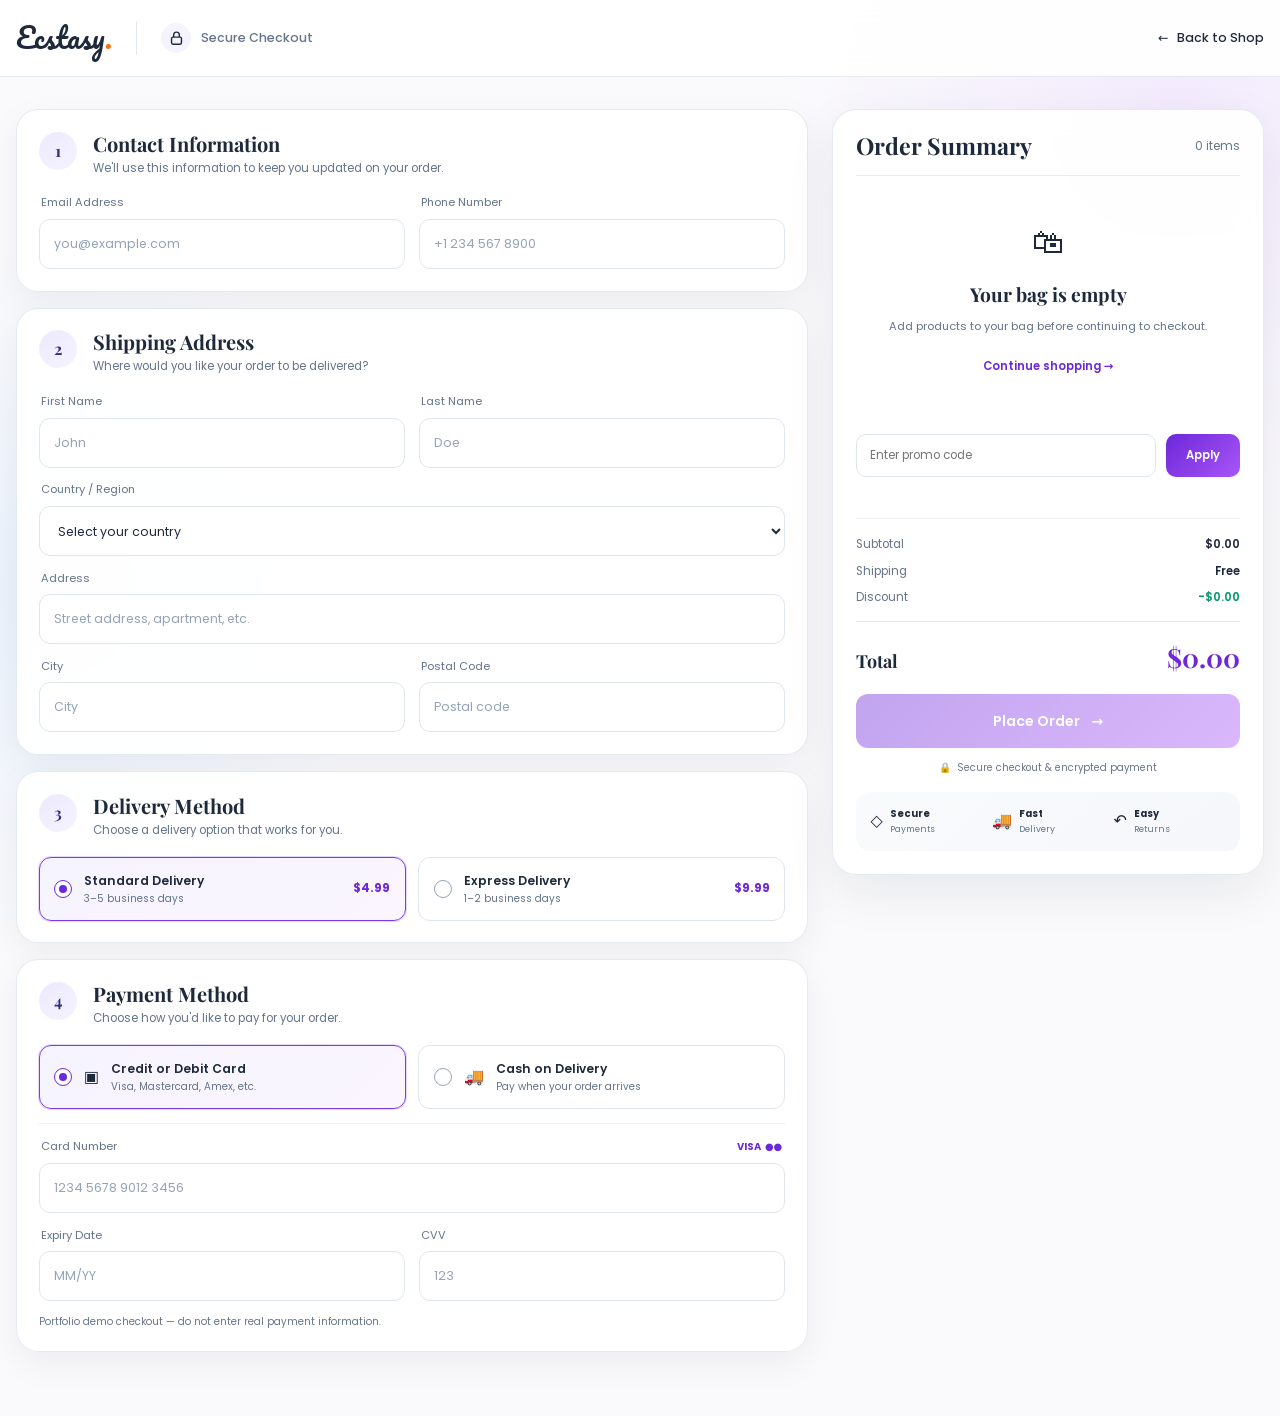
<file: Checkout/index.html>
<!DOCTYPE html>
<html lang="en">

<head>

  <meta charset="UTF-8">

  <meta
    name="viewport"
    content="width=device-width, initial-scale=1.0"
  >

  <meta
    name="description"
    content="Secure checkout — Ecstasy fashion."
  >

  <title>Secure Checkout — Ecstasy</title>


  <!-- Same fonts as main website -->

  <link
    rel="preconnect"
    href="https://fonts.googleapis.com"
  >

  <link
    rel="preconnect"
    href="https://fonts.gstatic.com"
    crossorigin
  >

  <link
    href="https://fonts.googleapis.com/css2?family=Pacifico&family=Playfair+Display:ital,wght@0,600;0,700;1,600&family=Poppins:wght@400;500;600;700&display=swap"
    rel="stylesheet"
  >


  <!-- Main website design system -->

  <link
    rel="stylesheet"
    href="../css/styles.css"
  >


  <!-- Checkout styles -->

  <link
    rel="stylesheet"
    href="checkout.css"
  >

</head>


<body class="checkout-page">


  <!-- ========================================
       HEADER
       ======================================== -->

  <header class="checkout-header">

    <div class="checkout-container checkout-header-inner">


      <!-- Logo -->

      <a
        href="../index.html#home"
        class="logo checkout-logo"
        aria-label="Ecstasy home"
      >

        Ecstasy<span class="logo-dot">.</span>

      </a>


      <!-- Secure Checkout -->

      <div class="checkout-secure-title">

        <span
          class="checkout-secure-icon"
          aria-hidden="true"
        >

          <svg
            width="17"
            height="17"
            viewBox="0 0 24 24"
            fill="none"
          >

            <rect
              x="5"
              y="10"
              width="14"
              height="10"
              rx="2"
              stroke="currentColor"
              stroke-width="2"
            />

            <path
              d="M8 10V7a4 4 0 018 0v3"
              stroke="currentColor"
              stroke-width="2"
            />

          </svg>

        </span>

        <span>Secure Checkout</span>

      </div>


      <!-- Back -->

      <a
        href="../index.html#featured"
        class="checkout-back-link"
      >

        <span aria-hidden="true">←</span>

        Back to Shop

      </a>

    </div>

  </header>



  <!-- ========================================
       CHECKOUT
       ======================================== -->

  <main class="checkout-main">


    <div
      class="checkout-container"
      id="checkoutContent"
    >


      <div class="checkout-layout">


        <!-- ========================================
             LEFT — CHECKOUT FORM
             ======================================== -->

        <form
          class="checkout-form"
          id="checkoutForm"
        >


          <!-- ========================================
               1. CONTACT
               ======================================== -->

          <section class="checkout-section">

            <div class="checkout-section-heading">

              <span class="checkout-step">
                1
              </span>

              <div>

                <h2>
                  Contact Information
                </h2>

                <p>
                  We'll use this information to keep you
                  updated on your order.
                </p>

              </div>

            </div>


            <div class="checkout-fields checkout-fields-two">


              <label class="checkout-field">

                <span>
                  Email Address
                </span>

                <input
                  type="email"
                  id="checkoutEmail"
                  name="email"
                  placeholder="you@example.com"
                  autocomplete="email"
                  required
                >

              </label>


              <label class="checkout-field">

                <span>
                  Phone Number
                </span>

                <input
                  type="tel"
                  id="checkoutPhone"
                  name="phone"
                  placeholder="+1 234 567 8900"
                  autocomplete="tel"
                  pattern="[0-9+\s()\-]{7,20}"
                  required
                >

              </label>


            </div>

          </section>



          <!-- ========================================
               2. SHIPPING
               ======================================== -->

          <section class="checkout-section">

            <div class="checkout-section-heading">

              <span class="checkout-step">
                2
              </span>

              <div>

                <h2>
                  Shipping Address
                </h2>

                <p>
                  Where would you like your order
                  to be delivered?
                </p>

              </div>

            </div>


            <div class="checkout-fields checkout-fields-two">


              <label class="checkout-field">

                <span>
                  First Name
                </span>

                <input
                  type="text"
                  name="firstName"
                  placeholder="John"
                  autocomplete="given-name"
                  required
                >

              </label>


              <label class="checkout-field">

                <span>
                  Last Name
                </span>

                <input
                  type="text"
                  name="lastName"
                  placeholder="Doe"
                  autocomplete="family-name"
                  required
                >

              </label>


              <label class="checkout-field checkout-field-full">

                <span>
                  Country / Region
                </span>

                <select
                  name="country"
                  autocomplete="country-name"
                  required
                >

                  <option value="">
                    Select your country
                  </option>

                  <option value="Pakistan">
                    Pakistan
                  </option>

                  <option value="Bahrain">
                    Bahrain
                  </option>

                  <option value="United Arab Emirates">
                    United Arab Emirates
                  </option>

                  <option value="United States">
                    United States
                  </option>

                  <option value="United Kingdom">
                    United Kingdom
                  </option>

                  <option value="Canada">
                    Canada
                  </option>

                </select>

              </label>


              <label class="checkout-field checkout-field-full">

                <span>
                  Address
                </span>

                <input
                  type="text"
                  name="address"
                  placeholder="Street address, apartment, etc."
                  autocomplete="street-address"
                  required
                >

              </label>


              <label class="checkout-field">

                <span>
                  City
                </span>

                <input
                  type="text"
                  name="city"
                  placeholder="City"
                  autocomplete="address-level2"
                  required
                >

              </label>


              <label class="checkout-field">

                <span>
                  Postal Code
                </span>

                <input
                  type="text"
                  name="postalCode"
                  placeholder="Postal code"
                  autocomplete="postal-code"
                  required
                >

              </label>


            </div>

          </section>



          <!-- ========================================
               3. DELIVERY
               ======================================== -->

          <fieldset class="checkout-section">

            <legend class="sr-only">
              Delivery Method
            </legend>


            <div class="checkout-section-heading">

              <span class="checkout-step">
                3
              </span>

              <div>

                <h2>
                  Delivery Method
                </h2>

                <p>
                  Choose a delivery option that works
                  for you.
                </p>

              </div>

            </div>


            <div class="checkout-choice-grid">


              <!-- Standard -->

              <label class="checkout-choice-card">

                <input
                  type="radio"
                  name="delivery"
                  value="standard"
                  checked
                >

                <span class="checkout-choice-dot"></span>


                <span class="checkout-choice-copy">

                  <strong>
                    Standard Delivery
                  </strong>

                  <small>
                    3–5 business days
                  </small>

                </span>


                <strong
                  class="checkout-choice-price"
                  id="standardDeliveryPrice"
                >
                  Free
                </strong>

              </label>


              <!-- Express -->

              <label class="checkout-choice-card">

                <input
                  type="radio"
                  name="delivery"
                  value="express"
                >

                <span class="checkout-choice-dot"></span>


                <span class="checkout-choice-copy">

                  <strong>
                    Express Delivery
                  </strong>

                  <small>
                    1–2 business days
                  </small>

                </span>


                <strong class="checkout-choice-price">
                  $9.99
                </strong>

              </label>


            </div>

          </fieldset>



          <!-- ========================================
               4. PAYMENT
               ======================================== -->

          <fieldset class="checkout-section">

            <legend class="sr-only">
              Payment Method
            </legend>


            <div class="checkout-section-heading">

              <span class="checkout-step">
                4
              </span>

              <div>

                <h2>
                  Payment Method
                </h2>

                <p>
                  Choose how you'd like to pay
                  for your order.
                </p>

              </div>

            </div>


            <div class="checkout-choice-grid">


              <!-- Card -->

              <label class="checkout-choice-card">

                <input
                  type="radio"
                  name="payment"
                  value="card"
                  checked
                >

                <span class="checkout-choice-dot"></span>


                <span class="checkout-payment-icon">
                  ▣
                </span>


                <span class="checkout-choice-copy">

                  <strong>
                    Credit or Debit Card
                  </strong>

                  <small>
                    Visa, Mastercard, Amex, etc.
                  </small>

                </span>

              </label>


              <!-- Cash -->

              <label class="checkout-choice-card">

                <input
                  type="radio"
                  name="payment"
                  value="cod"
                >

                <span class="checkout-choice-dot"></span>


                <span class="checkout-payment-icon">
                  🚚
                </span>


                <span class="checkout-choice-copy">

                  <strong>
                    Cash on Delivery
                  </strong>

                  <small>
                    Pay when your order arrives
                  </small>

                </span>

              </label>


            </div>



            <!-- Card Details -->

            <div
              class="checkout-card-fields"
              id="cardFields"
            >


              <label class="checkout-field checkout-field-full">

                <span class="checkout-card-label">

                  <span>
                    Card Number
                  </span>

                  <span class="checkout-card-brands">
                    VISA&nbsp;&nbsp;●●
                  </span>

                </span>

                <input
                  type="text"
                  id="cardNumber"
                  placeholder="1234 5678 9012 3456"
                  inputmode="numeric"
                  autocomplete="cc-number"
                  maxlength="19"
                  pattern="[0-9 ]{19}"
                  required
                >

              </label>


              <div class="checkout-fields checkout-fields-two">


                <label class="checkout-field">

                  <span>
                    Expiry Date
                  </span>

                  <input
                    type="text"
                    id="cardExpiry"
                    placeholder="MM/YY"
                    inputmode="numeric"
                    autocomplete="cc-exp"
                    maxlength="5"
                    pattern="(0[1-9]|1[0-2])\/[0-9]{2}"
                    required
                  >

                </label>


                <label class="checkout-field">

                  <span>
                    CVV
                  </span>

                  <input
                    type="password"
                    id="cardCvv"
                    placeholder="123"
                    inputmode="numeric"
                    autocomplete="cc-csc"
                    maxlength="4"
                    pattern="[0-9]{3,4}"
                    required
                  >

                </label>


              </div>


              <p class="checkout-demo-note">
                Portfolio demo checkout — do not enter real
                payment information.
              </p>


            </div>

          </fieldset>


        </form>



        <!-- ========================================
             RIGHT — ORDER SUMMARY
             ======================================== -->

        <aside
          class="checkout-summary"
          aria-labelledby="orderSummaryTitle"
        >


          <div class="checkout-summary-heading">

            <h2 id="orderSummaryTitle">
              Order Summary
            </h2>

            <span id="checkoutItemCount">
              0 items
            </span>

          </div>



          <!-- Dynamic Products -->

          <div
            class="checkout-items"
            id="checkoutItems"
          >
          </div>



          <!-- Promo -->

          <div class="checkout-promo">

            <div class="checkout-promo-row">

              <input
                type="text"
                id="promoCode"
                placeholder="Enter promo code"
                aria-label="Promo code"
              >

              <button
                type="button"
                id="applyPromo"
              >
                Apply
              </button>

            </div>


            <p
              class="checkout-promo-message"
              id="promoMessage"
              aria-live="polite"
            >
            </p>

          </div>



          <!-- Totals -->

          <div class="checkout-totals">


            <div class="checkout-total-row">

              <span>
                Subtotal
              </span>

              <strong id="checkoutSubtotal">
                $0.00
              </strong>

            </div>


            <div class="checkout-total-row">

              <span>
                Shipping
              </span>

              <strong id="checkoutShipping">
                Free
              </strong>

            </div>


            <div
              class="checkout-total-row checkout-discount-row"
              id="discountRow"
              hidden
            >

              <span>
                Discount
              </span>

              <strong id="checkoutDiscount">
                -$0.00
              </strong>

            </div>


            <div class="checkout-grand-total">

              <span>
                Total
              </span>

              <strong id="checkoutTotal">
                $0.00
              </strong>

            </div>


          </div>



          <!-- Place Order -->

          <button
            type="submit"
            form="checkoutForm"
            class="checkout-place-order"
            id="placeOrder"
          >

            Place Order

            <span aria-hidden="true">
              →
            </span>

          </button>



          <p class="checkout-security-note">

            <span aria-hidden="true">
              🔒
            </span>

            Secure checkout & encrypted payment

          </p>



          <!-- Trust -->

          <div class="checkout-trust-grid">


            <div>

              <span aria-hidden="true">
                ◇
              </span>

              <p>
                <strong>Secure</strong>
                <small>Payments</small>
              </p>

            </div>


            <div>

              <span aria-hidden="true">
                🚚
              </span>

              <p>
                <strong>Fast</strong>
                <small>Delivery</small>
              </p>

            </div>


            <div>

              <span aria-hidden="true">
                ↶
              </span>

              <p>
                <strong>Easy</strong>
                <small>Returns</small>
              </p>

            </div>


          </div>


        </aside>


      </div>

    </div>



    <!-- ========================================
         SUCCESS SCREEN
         ======================================== -->

    <section
      class="checkout-success"
      id="orderSuccess"
      hidden
    >


      <div class="checkout-success-icon">
        ✓
      </div>


      <span class="section-label">
        Order confirmed
      </span>


      <h1>
        Thank you for your order
      </h1>


      <p>
        Your portfolio demo order has been placed
        successfully.
      </p>


      <div class="checkout-order-number">

        Order

        <strong id="successOrderNumber">
          #EC-000000
        </strong>

      </div>


      <p
        class="checkout-success-email"
        id="successEmail"
      >
      </p>


      <a
        href="../index.html#featured"
        class="checkout-success-button"
      >
        Continue Shopping →
      </a>


    </section>


  </main>



  <!-- Toast -->

  <div
    class="checkout-toast"
    id="checkoutToast"
    role="status"
    aria-live="polite"
  >
  </div>



  <script
    src="checkout.js"
    defer
  ></script>


</body>

</html>
</file>
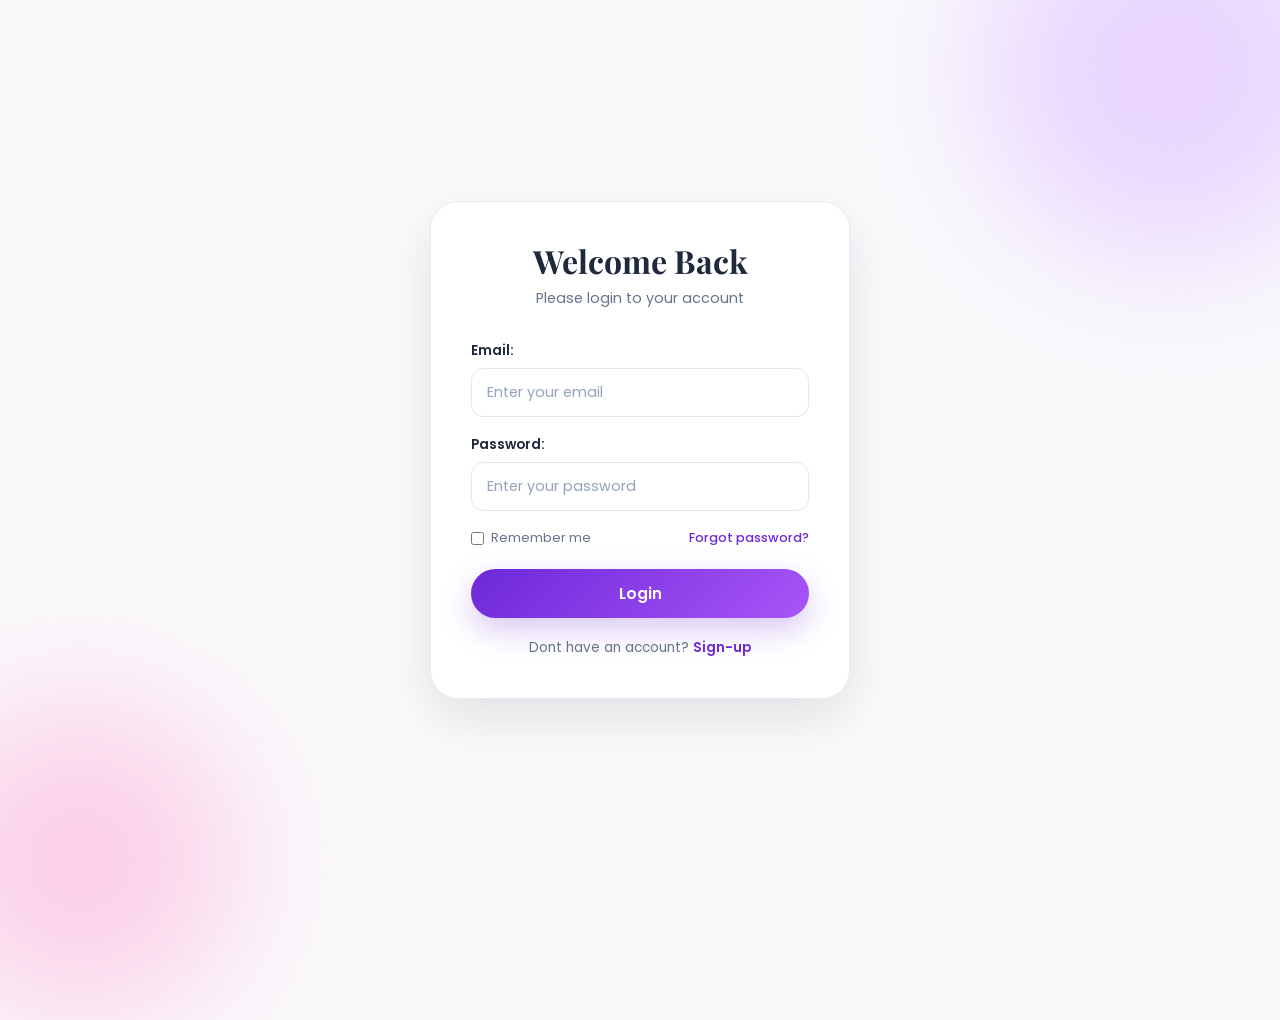
<file: Loginpage/index.html>
<!DOCTYPE html>
<html lang="en">

<head>
    <meta charset="UTF-8">
    <meta http-equiv="X-UA-Compatible" content="IE=edge">
    <meta name="viewport" content="width=device-width, initial-scale=1.0">
    <title>Login page</title>
    <link rel="stylesheet" href="style.css">
</head>

<body>
    <div class="loginbox">
        <div id="heading">
            <h1>Welcome Back</h1>
            <p class="subtitle"> Please login to your account</p>
        </div>
        <form action="">
            <div class="group">
                <label for="email">Email:</label>
                <input type="email" placeholder="Enter your email" id="email">
            </div>
            <div class="group">
                <label for="password">Password:</label>
                <input type="password" placeholder="Enter your password" id="password">
            </div>
            <div class="option">
                <label class="remember"><input type="checkbox"> Remember me </label>
                <a href="">Forgot password?</a>
            </div>
            <button type="submit" id="loginBtn">Login</button>
        </form>
        <p class="sign-up">Dont have an account? <a href="">Sign-up</a> </p>
    </div>
    <script src="script.js"></script>
</body>

</html>
</file>
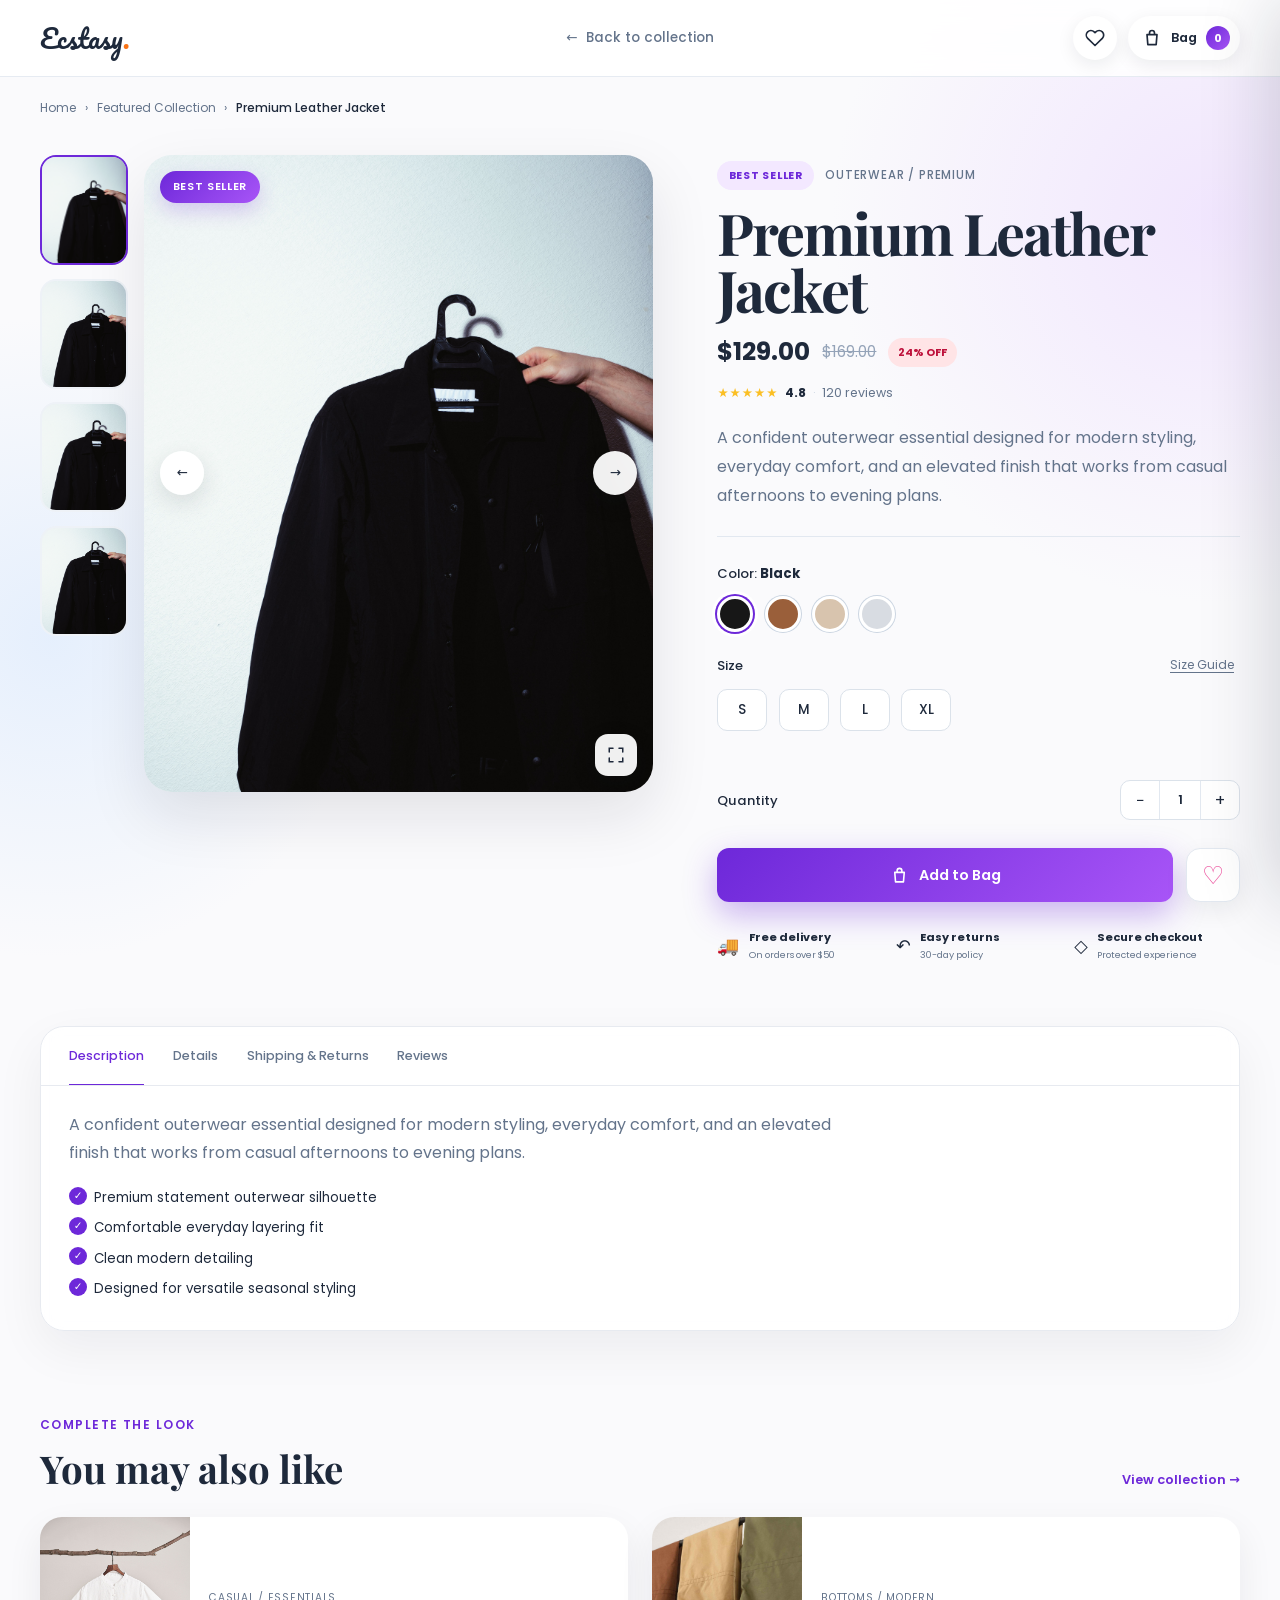
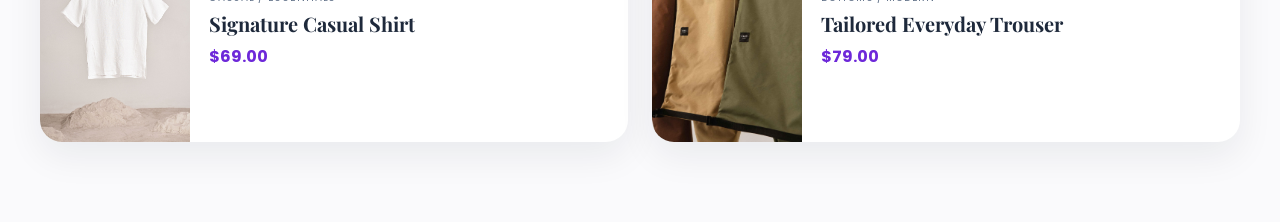
<file: Productpage/index.html>
<!DOCTYPE html>
<html lang="en">

<head>
  <meta charset="UTF-8">
  <meta name="viewport" content="width=device-width, initial-scale=1.0">
  <meta name="description" content="Ecstasy product details — curated fashion with effortless style.">
  <title>Product Details — Ecstasy</title>

  <link rel="preconnect" href="https://fonts.googleapis.com">
  <link rel="preconnect" href="https://fonts.gstatic.com" crossorigin>
  <link
    href="https://fonts.googleapis.com/css2?family=Pacifico&family=Playfair+Display:ital,wght@0,600;0,700;1,600&family=Poppins:wght@400;500;600;700&display=swap"
    rel="stylesheet">

  <!-- Reuse the website's existing design system -->
  <link rel="stylesheet" href="../css/styles.css">
  <link rel="stylesheet" href="product.css">
  <link rel="stylesheet" href="../css/cart.css">
</head>

<body class="product-page-body">

  <!-- Product Header -->
  <header class="product-header">
    <div class="container product-header-inner">
      <a href="../index.html#home" class="logo" aria-label="Ecstasy home">
        Ecstasy<span class="logo-dot">.</span>
      </a>

      <a href="../index.html#featured" class="product-back-link">
        <span aria-hidden="true">←</span>
        Back to collection
      </a>

      <!-- <button type="button" class="product-bag-button" id="cartButton" aria-label="View bag summary">
        <svg width="20" height="20" viewBox="0 0 24 24" fill="none" aria-hidden="true">
          <path d="M6 8h12l-1 12H7L6 8z" stroke="currentColor" stroke-width="2" stroke-linejoin="round" />
          <path d="M9 8V6a3 3 0 116 0v2" stroke="currentColor" stroke-width="2" />
        </svg>
        <span class="bag-label">Bag</span>
        <span class="bag-count" id="bagCount">0</span>
      </button> -->

      <div class="product-header-actions">


  <a
    href="../Wishlist/index.html"
    class="product-wishlist-nav wishlist-nav-button"
    aria-label="Wishlist"
  >

    <svg
      width="20"
      height="20"
      viewBox="0 0 24 24"
      fill="none"
      aria-hidden="true"
    >

      <path
        d="M20.8 4.6a5.5 5.5 0 00-7.8 0L12 5.6l-1-1a5.5 5.5 0 00-7.8 7.8l1 1L12 21l7.8-7.6 1-1a5.5 5.5 0 000-7.8z"
        stroke="currentColor"
        stroke-width="2"
        stroke-linejoin="round"
      />

    </svg>


    <span
      class="wishlist-nav-count"
      data-wishlist-count
      hidden
    >
      0
    </span>

  </a>



  <button
    type="button"
    class="product-bag-button"
    id="cartButton"
    aria-label="View bag summary"
  >

    <svg
      width="20"
      height="20"
      viewBox="0 0 24 24"
      fill="none"
      aria-hidden="true"
    >

      <path
        d="M6 8h12l-1 12H7L6 8z"
        stroke="currentColor"
        stroke-width="2"
        stroke-linejoin="round"
      />

      <path
        d="M9 8V6a3 3 0 116 0v2"
        stroke="currentColor"
        stroke-width="2"
      />

    </svg>


    <span class="bag-label">
      Bag
    </span>


    <span
      class="bag-count"
      id="bagCount"
    >
      0
    </span>

  </button>


</div>
    </div>
  </header>


  <!-- Breadcrumb -->
  <nav class="container product-breadcrumb" aria-label="Breadcrumb">
    <a href="../index.html#home">Home</a>
    <span aria-hidden="true">›</span>
    <a href="../index.html#featured">Featured Collection</a>
    <span aria-hidden="true">›</span>
    <span id="breadcrumbProduct" aria-current="page">Product</span>
  </nav>


  <main>

    <!-- Main Product -->
    <section class="container product-layout" aria-labelledby="productTitle">

      <!-- Gallery -->
      <div class="product-gallery">

        <div class="product-thumbnails" id="productThumbnails" aria-label="Product views">
          <!-- Generated by JavaScript -->
        </div>

        <div class="product-main-media" id="productMedia">
          <span class="product-media-badge" id="productBadge">Featured</span>

          <img id="productImage" class="product-main-image" src="" alt="" width="800" height="1000">

          <button type="button" class="gallery-arrow gallery-prev" id="galleryPrev" aria-label="Previous product view">
            ←
          </button>

          <button type="button" class="gallery-arrow gallery-next" id="galleryNext" aria-label="Next product view">
            →
          </button>

          <button type="button" class="gallery-zoom" id="zoomButton" aria-label="Open larger product image">
            <svg viewBox="0 0 24 24" width="18" height="18" fill="none" aria-hidden="true">
              <path d="M8 3H3v5M16 3h5v5M8 21H3v-5M16 21h5v-5" stroke="currentColor" stroke-width="2"
                stroke-linecap="round" />
            </svg>
          </button>
        </div>
      </div>


      <!-- Product Information -->
      <div class="product-info">

        <div class="product-topline">
          <span class="product-pill" id="productPill">Best Seller</span>
          <span class="product-category" id="productCategory">Outerwear / Premium</span>
        </div>

        <h1 class="product-title" id="productTitle">Product</h1>

        <div class="product-price-row">
          <strong class="product-price" id="productPrice">$0.00</strong>
          <span class="product-old-price" id="productOldPrice"></span>
          <span class="product-discount" id="productDiscount"></span>
        </div>

        <div class="product-rating-row" aria-label="Product rating">
          <span class="product-stars" aria-hidden="true">★★★★★</span>
          <strong id="productRating">4.8</strong>
          <span class="rating-separator">·</span>
          <span id="productReviews">0 reviews</span>
        </div>

        <p class="product-summary" id="productSummary"></p>

        <hr class="product-divider">


        <!-- Color -->
        <div class="product-option-group">
          <div class="option-heading">
            <p>Color: <strong id="selectedColorLabel">Black</strong></p>
          </div>

          <div class="color-options" id="colorOptions">
            <!-- Generated by JavaScript -->
          </div>
        </div>


        <!-- Size -->
        <div class="product-option-group">
          <div class="option-heading">
            <p>Size</p>
            <button type="button" class="size-guide-link" id="sizeGuideButton">
              Size Guide
            </button>
          </div>

          <div class="size-options product-size-options" id="sizeOptions">
            <!-- Generated by JavaScript -->
          </div>

          <p class="product-option-message" id="sizeMessage" aria-live="polite"></p>
        </div>


        <!-- Quantity -->
        <div class="product-option-group quantity-group">
          <p class="quantity-label">Quantity</p>

          <div class="quantity-control" aria-label="Product quantity">
            <button type="button" id="quantityMinus" aria-label="Decrease quantity">−</button>
            <span id="quantityValue" aria-live="polite">1</span>
            <button type="button" id="quantityPlus" aria-label="Increase quantity">+</button>
          </div>
        </div>


        <!-- Actions -->
        <div class="product-actions">
          <button type="button" class="product-add-button" id="addToBag">
            <svg width="19" height="19" viewBox="0 0 24 24" fill="none" aria-hidden="true">
              <path d="M6 8h12l-1 12H7L6 8z" stroke="currentColor" stroke-width="2" stroke-linejoin="round" />
              <path d="M9 8V6a3 3 0 116 0v2" stroke="currentColor" stroke-width="2" />
            </svg>
            Add to Bag
          </button>

          <button type="button" class="wishlist-button" id="wishlistButton" aria-label="Add product to wishlist"
            aria-pressed="false">
            <span aria-hidden="true">♡</span>
          </button>
        </div>


        <!-- Trust -->
        <div class="product-trust-grid">
          <div class="trust-item">
            <span class="trust-icon" aria-hidden="true">🚚</span>
            <div>
              <strong>Free delivery</strong>
              <small>On orders over $50</small>
            </div>
          </div>

          <div class="trust-item">
            <span class="trust-icon" aria-hidden="true">↶</span>
            <div>
              <strong>Easy returns</strong>
              <small>30-day policy</small>
            </div>
          </div>

          <div class="trust-item">
            <span class="trust-icon" aria-hidden="true">◇</span>
            <div>
              <strong>Secure checkout</strong>
              <small>Protected experience</small>
            </div>
          </div>
        </div>

      </div>
    </section>


    <!-- Product Detail Tabs -->
    <section class="container product-details-panel">

      <div class="product-tabs" role="tablist" aria-label="Product information">
        <button class="product-tab is-active" type="button" role="tab" aria-selected="true"
          aria-controls="descriptionPanel" id="descriptionTab" data-tab="description">
          Description
        </button>

        <button class="product-tab" type="button" role="tab" aria-selected="false" aria-controls="detailsPanel"
          id="detailsTab" data-tab="details">
          Details
        </button>

        <button class="product-tab" type="button" role="tab" aria-selected="false" aria-controls="shippingPanel"
          id="shippingTab" data-tab="shipping">
          Shipping & Returns
        </button>

        <button class="product-tab" type="button" role="tab" aria-selected="false" aria-controls="reviewsPanel"
          id="reviewsTab" data-tab="reviews">
          Reviews
        </button>
      </div>

      <div class="product-tab-panels">
        <div class="product-tab-panel is-active" id="descriptionPanel" role="tabpanel" aria-labelledby="descriptionTab">
          <p id="tabDescription"></p>
          <ul class="product-feature-list" id="featureList"></ul>
        </div>

        <div class="product-tab-panel" id="detailsPanel" role="tabpanel" aria-labelledby="detailsTab" hidden>
          <p id="tabDetails"></p>
        </div>

        <div class="product-tab-panel" id="shippingPanel" role="tabpanel" aria-labelledby="shippingTab" hidden>
          <p>
            Orders are prepared for dispatch quickly and include tracked delivery.
            Returns are accepted within 30 days when items are unworn and in original condition.
          </p>
        </div>

        <div class="product-tab-panel" id="reviewsPanel" role="tabpanel" aria-labelledby="reviewsTab" hidden>
          <div class="review-summary">
            <strong id="reviewScore">4.8</strong>
            <div>
              <span class="product-stars" aria-hidden="true">★★★★★</span>
              <p id="reviewText">Based on customer reviews.</p>
            </div>
          </div>
        </div>
      </div>

    </section>


    <!-- Related Products -->
    <section class="container related-products-section">
      <div class="related-heading">
        <div>
          <span class="section-label">Complete the look</span>
          <h2 class="section-title">You may also like</h2>
        </div>

        <a href="../index.html#featured" class="related-view-all">
          View collection →
        </a>
      </div>

      <div class="related-products-grid" id="relatedProducts">
        <!-- Generated by JavaScript -->
      </div>
    </section>

  </main>


  <!-- Image Zoom Dialog -->
  <dialog class="product-dialog zoom-dialog" id="zoomDialog">
    <button type="button" class="dialog-close" data-dialog-close aria-label="Close image">×</button>
    <img id="zoomImage" src="" alt="">
  </dialog>


  <!-- Size Guide Dialog -->
  <dialog class="product-dialog size-dialog" id="sizeDialog">
    <button type="button" class="dialog-close" data-dialog-close aria-label="Close size guide">×</button>

    <span class="section-label">Fit guide</span>
    <h2>Find your size</h2>
    <p class="size-dialog-copy">Use this simple portfolio demo guide as a starting point for fit.</p>

    <div class="size-table-wrap">
      <table>
        <thead>
          <tr>
            <th>Size</th>
            <th>Chest</th>
            <th>Waist</th>
          </tr>
        </thead>
        <tbody>
          <tr>
            <td>S</td>
            <td>36–38"</td>
            <td>30–32"</td>
          </tr>
          <tr>
            <td>M</td>
            <td>39–41"</td>
            <td>33–35"</td>
          </tr>
          <tr>
            <td>L</td>
            <td>42–44"</td>
            <td>36–38"</td>
          </tr>
          <tr>
            <td>XL</td>
            <td>45–47"</td>
            <td>39–41"</td>
          </tr>
        </tbody>
      </table>
    </div>
  </dialog>


  <!-- Toast -->
  <div class="product-toast" id="productToast" role="status" aria-live="polite"></div>




<!-- <script src="../js/products.js" defer></script>
<script src="product.js" defer></script>
<script src="../js/cart.js" defer></script> -->

<script src="../js/products.js" defer></script>
<script src="product.js" defer></script>
<script src="../js/wishlist-header.js" defer></script>
<script src="../js/cart.js" defer></script>
</body>

</html>
</file>
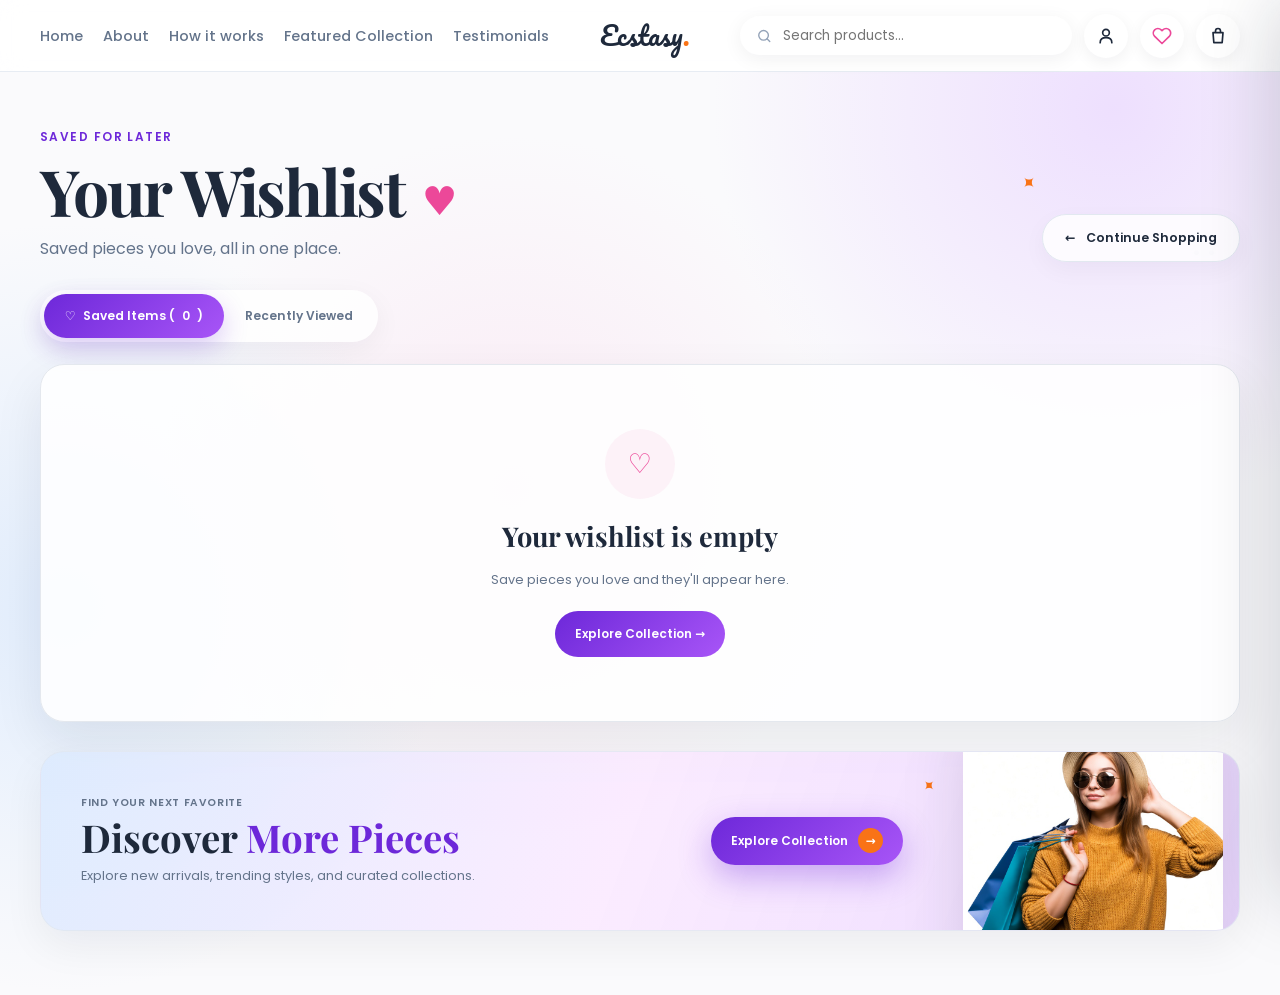
<file: Wishlist/index.html>
<!DOCTYPE html>
<html lang="en">

<head>
  <meta charset="UTF-8">

  <meta
    name="viewport"
    content="width=device-width, initial-scale=1.0"
  >

  <meta
    name="description"
    content="Your saved Ecstasy fashion pieces."
  >

  <title>Your Wishlist — Ecstasy</title>

  <link rel="preconnect" href="https://fonts.googleapis.com">

  <link
    rel="preconnect"
    href="https://fonts.gstatic.com"
    crossorigin
  >

  <link
    href="https://fonts.googleapis.com/css2?family=Pacifico&family=Playfair+Display:ital,wght@0,600;0,700;1,600&family=Poppins:wght@400;500;600;700&display=swap"
    rel="stylesheet"
  >

  <link
    rel="stylesheet"
    href="../css/styles.css"
  >

  <link
    rel="stylesheet"
    href="../css/cart.css"
  >

  <link
    rel="stylesheet"
    href="wishlist.css"
  >
</head>


<body class="wishlist-page">


  <!-- HEADER -->

  <header class="site-header">

    <div class="container header-inner">


      <div class="nav-left">

        <button
          type="button"
          class="menu-toggle"
          aria-expanded="false"
          aria-controls="mobile-nav"
          aria-label="Open menu"
        >
          <span></span>
          <span></span>
          <span></span>
        </button>


        <nav aria-label="Primary">

          <ul class="nav-links">

            <li>
              <a href="../index.html#home">Home</a>
            </li>

            <li>
              <a href="../index.html#about">About</a>
            </li>

            <li>
              <a href="../index.html#how-it-works">
                How it works
              </a>
            </li>

            <li>
              <a href="../index.html#featured">
                Featured Collection
              </a>
            </li>

            <li>
              <a href="../index.html#testimonials">
                Testimonials
              </a>
            </li>

          </ul>

        </nav>

      </div>


      <!-- LOGO -->

      <div class="logo-wrap">

        <a
          href="../index.html#home"
          class="logo"
          aria-label="Ecstasy home"
        >
          Ecstasy<span class="logo-dot">.</span>
        </a>

      </div>


      <!-- ACTIONS -->

      <div class="header-actions">


        <!-- SEARCH -->

        <div
          class="search-pill"
          role="search"
        >

          <svg
            width="18"
            height="18"
            viewBox="0 0 24 24"
            fill="none"
            aria-hidden="true"
          >
            <circle
              cx="11"
              cy="11"
              r="7"
              stroke="#94A3B8"
              stroke-width="2"
            />

            <path
              d="M20 20l-4-4"
              stroke="#94A3B8"
              stroke-width="2"
              stroke-linecap="round"
            />
          </svg>


          <input
            type="search"
            id="wishlistSearch"
            placeholder="Search products..."
            autocomplete="off"
          >


          <div
            class="search-suggestions"
            id="wishlistSearchSuggestions"
          ></div>

        </div>


        <!-- ACCOUNT -->

        <a
          href="../Loginpage/index.html"
          class="icon-btn"
          aria-label="Account"
        >

          <svg
            width="20"
            height="20"
            viewBox="0 0 24 24"
            fill="none"
            aria-hidden="true"
          >
            <circle
              cx="12"
              cy="8"
              r="4"
              stroke="#1E293B"
              stroke-width="2"
            />

            <path
              d="M5 20c0-4 3-6 7-6s7 2 7 6"
              stroke="#1E293B"
              stroke-width="2"
              stroke-linecap="round"
            />
          </svg>

        </a>


        <!-- WISHLIST -->

        <a
          href="index.html"
          class="icon-btn wishlist-nav-button is-current"
          aria-label="Wishlist"
        >

          <svg
            width="20"
            height="20"
            viewBox="0 0 24 24"
            fill="none"
            aria-hidden="true"
          >

            <path
              d="M20.8 4.6a5.5 5.5 0 00-7.8 0L12 5.6l-1-1a5.5 5.5 0 00-7.8 7.8l1 1L12 21l7.8-7.6 1-1a5.5 5.5 0 000-7.8z"
              stroke="currentColor"
              stroke-width="2"
              stroke-linejoin="round"
            />

          </svg>


          <span
            class="wishlist-nav-count"
            data-wishlist-count
            hidden
          >
            0
          </span>

        </a>


        <!-- BAG -->

        <button
          type="button"
          class="icon-btn"
          aria-label="Shopping bag"
        >

          <svg
            width="20"
            height="20"
            viewBox="0 0 24 24"
            fill="none"
            aria-hidden="true"
          >

            <path
              d="M6 8h12l-1 12H7L6 8z"
              stroke="#1E293B"
              stroke-width="2"
              stroke-linejoin="round"
            />

            <path
              d="M9 8V6a3 3 0 116 0v2"
              stroke="#1E293B"
              stroke-width="2"
            />

          </svg>

        </button>


      </div>

    </div>


    <!-- MOBILE NAV -->

    <ul
      class="container mobile-nav"
      id="mobile-nav"
    >

      <li>
        <a href="../index.html#home">Home</a>
      </li>

      <li>
        <a href="../index.html#about">About</a>
      </li>

      <li>
        <a href="../index.html#how-it-works">
          How it works
        </a>
      </li>

      <li>
        <a href="../index.html#featured">
          Featured Collection
        </a>
      </li>

      <li>
        <a href="index.html">
          Wishlist
        </a>
      </li>

      <li>
        <a href="../index.html#testimonials">
          Testimonials
        </a>
      </li>

    </ul>

  </header>



  <!-- WISHLIST -->

  <main class="wishlist-main">

    <section class="wishlist-hero">


      <span
        class="wishlist-decoration wishlist-decoration-orange"
        aria-hidden="true"
      >
        ✦
      </span>


      <span
        class="wishlist-decoration wishlist-decoration-dots"
        aria-hidden="true"
      >
        • •<br>• •
      </span>


      <div class="container">


        <!-- HEADING -->

        <div class="wishlist-heading-row">

          <div class="wishlist-heading">

            <span class="section-label">
              Saved for later
            </span>


            <h1>
              Your Wishlist

              <span
                class="wishlist-title-heart"
                aria-hidden="true"
              >
                ♥
              </span>
            </h1>


            <p>
              Saved pieces you love, all in one place.
            </p>

          </div>


          <a
            href="../index.html#featured"
            class="wishlist-continue"
          >
            <span aria-hidden="true">←</span>

            Continue Shopping
          </a>

        </div>



        <!-- TABS -->

        <div class="wishlist-toolbar">

          <div
            class="wishlist-tabs"
            role="tablist"
            aria-label="Wishlist views"
          >

            <button
              type="button"
              class="wishlist-tab is-active"
              data-wishlist-view="saved"
              aria-selected="true"
            >

              <span aria-hidden="true">
                ♡
              </span>

              Saved Items

              (<span id="savedItemsCount">0</span>)

            </button>


            <button
              type="button"
              class="wishlist-tab"
              data-wishlist-view="recent"
              aria-selected="false"
            >
              Recently Viewed
            </button>

          </div>

        </div>



        <!-- PRODUCTS -->

        <div
          class="wishlist-grid"
          id="wishlistGrid"
          aria-live="polite"
        ></div>



        <!-- DISCOVER -->

        <section class="wishlist-discover">

          <div class="wishlist-discover-copy">

            <span class="wishlist-discover-label">
              Find your next favorite
            </span>


            <h2>
              Discover

              <span>
                More Pieces
              </span>
            </h2>


            <p>
              Explore new arrivals, trending styles,
              and curated collections.
            </p>

          </div>


          <a
            href="../index.html#featured"
            class="wishlist-discover-button"
          >
            Explore Collection

            <span aria-hidden="true">
              →
            </span>
          </a>


          <img
            class="wishlist-discover-model"
            src="../assets/images/hero-model.png"
            alt=""
            aria-hidden="true"
          >


          <span
            class="wishlist-discover-spark"
            aria-hidden="true"
          >
            ✦
          </span>

        </section>


      </div>

    </section>

  </main>



  <!-- SCRIPTS -->

  <script
    src="../js/products.js"
    defer
  ></script>

  <script
    src="../js/wishlist-header.js"
    defer
  ></script>

  <script
    src="wishlist.js"
    defer
  ></script>

  <script
    src="../js/cart.js"
    defer
  ></script>


</body>

</html>
</file>
<file: css/styles.css>
/* Ecstasy — design tokens & layout */
:root {
  --bg-base: #fafafc;
  --bg-white: #ffffff;
  --text-primary: #1e293b;
  --text-muted: #64748b;
  --purple-start: #6d28d9;
  --purple-end: #a855f7;
  --purple-glow: rgba(109, 40, 217, 0.35);
  --orange: #f97316;
  --pink: #ec4899;
  --teal: #14b8a6;
  --yellow: #fbbf24;
  --navy-dark: #1a1c22;
  --mint: #99f6e4;
  --star: #fbbf24;
  --radius-card: 28px;
  --radius-panel: 40px;
  --shadow-soft: 0 20px 50px rgba(15, 23, 42, 0.08);
  --shadow-btn: 0 12px 32px var(--purple-glow);
  --font-display: "Playfair Display", Georgia, serif;
  --font-body: "Poppins", system-ui, sans-serif;
  --font-logo: "Pacifico", cursive;
  --container: min(1200px, 100% - 2rem);
  --ease-out: cubic-bezier(0.22, 1, 0.36, 1);
}

*,
*::before,
*::after {
  box-sizing: border-box;
}

html {
  scroll-behavior: smooth;
}

body {
  margin: 0;
  font-family: var(--font-body);
  font-size: 1rem;
  line-height: 1.6;
  color: var(--text-primary);
  background: var(--bg-base);
  overflow-x: hidden;
}

img {
  max-width: 100%;
  height: auto;
  display: block;
}

a {
  color: inherit;
  text-decoration: none;
}

button {
  font-family: inherit;
  cursor: pointer;
  border: none;
  background: none;
}

/* Remove mobile browser tap highlight */
a,
button,
input,
select,
textarea,
[role="button"] {
  -webkit-tap-highlight-color: transparent;
}


/* Remove pointer-click focus outline,
   but keep keyboard accessibility */
a:focus:not(:focus-visible),
button:focus:not(:focus-visible),
input:focus:not(:focus-visible),
select:focus:not(:focus-visible),
textarea:focus:not(:focus-visible),
[role="button"]:focus:not(:focus-visible) {
  outline: none;
}

.container {
  width: var(--container);
  margin-inline: auto;
}

/* Background blobs (shared) */
.bg-blobs {
  position: absolute;
  inset: 0;
  pointer-events: none;
  overflow: hidden;
  z-index: 0;
}

.bg-blobs span {
  position: absolute;
  border-radius: 50%;
  filter: blur(60px);
  opacity: 0.55;
}

.bg-blobs .blob-lavender {
  width: 420px;
  height: 420px;
  background: #e9d5ff;
  top: -80px;
  right: 10%;
}

.bg-blobs .blob-blue {
  width: 320px;
  height: 320px;
  background: #bfdbfe;
  bottom: 20%;
  left: -5%;
}

.bg-blobs .blob-pink {
  width: 280px;
  height: 280px;
  background: #fbcfe8;
  top: 40%;
  left: 30%;
}

/* Header */
.site-header {
  position: sticky;
  top: 0;
  z-index: 100;
  background: rgba(255, 255, 255, 0.85);
  backdrop-filter: blur(12px);
  border-bottom: 1px solid rgba(226, 232, 240, 0.8);
}

.header-inner {
  display: flex;
  align-items: center;
  justify-content: space-between;
  gap: 1rem;
  padding: 0.85rem 0;
}

.nav-left {
  display: flex;
  align-items: center;
  gap: 1.5rem;
}

.nav-links {
  display: flex;
  gap: 1.25rem;
  list-style: none;
  margin: 0;
  padding: 0;
}

.nav-links a {
  font-size: 0.9rem;
  font-weight: 500;
  color: var(--text-muted);
  transition: color 0.2s ease;

  position: relative;
  display: inline-block;
}

.nav-links a:hover,
.nav-links a:focus-visible {
  /* color: var(--purple-start); */
  color: #2c0f56;
}

.nav-links a::after {
  content: "";
  position: absolute;

  width: 28%;
  height: 2px;

  left: 36%;
  bottom: -5px;

  background: #2c0f56;

  transform: scaleX(0);
  transition: transform 0.25s ease;
}

.nav-links a:hover::after,
.nav-links a:focus-visible::after {
  transform: scaleX(1);
}

.logo {
  font-family: var(--font-logo);
  font-size: 1.65rem;
  color: var(--text-primary);
  white-space: nowrap;
}

.logo-dot {
  color: var(--orange);
}

.header-actions {
  display: flex;
  align-items: center;
  gap: 0.75rem;
}

.search-pill {

  position: relative;

  display: flex;
  align-items: center;
  gap: 0.5rem;
  padding: 0.5rem 1rem;
  background: var(--bg-white);
  border-radius: 999px;
  box-shadow: 0 4px 20px rgba(15, 23, 42, 0.06);
  font-size: 0.85rem;
  color: var(--text-muted);
  min-width: 140px;
}

.search-pill input {
  border: none;
  outline: none;
  background: transparent;
  width: 100%;
  font: inherit;
}

.search-pill input[type="search"]::-webkit-search-cancel-button {
  -webkit-appearance: none;
  appearance: none;
  display: none;
}

.icon-btn {
  width: 44px;
  height: 44px;
  border-radius: 50%;
  display: grid;
  place-items: center;
  background: var(--bg-white);
  box-shadow: 0 4px 16px rgba(15, 23, 42, 0.06);
  transition: transform 0.25s var(--ease-out), box-shadow 0.25s ease;
}

.icon-btn:hover {
  transform: scale(1.05);
}

/* ========================================
   HEADER WISHLIST
   ======================================== */

.wishlist-nav-button {
  position: relative;
}


.wishlist-nav-button.is-current {
  color: var(--pink);
}


.wishlist-nav-count {
  position: absolute;

  top: -4px;
  right: -4px;

  min-width: 20px;
  height: 20px;

  display: grid;
  place-items: center;

  padding: 0 0.28rem;

  border: 2px solid #ffffff;
  border-radius: 999px;

  color: #ffffff;

  background:
    linear-gradient(
      135deg,
      var(--pink),
      #f472b6
    );

  font-size: 0.58rem;
  font-weight: 700;
  line-height: 1;

  box-shadow:
    0 5px 14px rgba(236, 72, 153, 0.28);
}


.wishlist-nav-count[hidden] {
  display: none;
}

.menu-toggle {
  display: none;
  width: 44px;
  height: 44px;
  border-radius: 12px;
  background: var(--bg-white);
  box-shadow: var(--shadow-soft);
}

.menu-toggle span {
  display: block;
  width: 20px;
  height: 2px;
  background: var(--text-primary);
  margin: 4px auto;
  transition: transform 0.3s ease, opacity 0.3s ease;
}

.menu-toggle[aria-expanded="true"] span:nth-child(1) {
  transform: translateY(6px) rotate(45deg);
}

.menu-toggle[aria-expanded="true"] span:nth-child(2) {
  opacity: 0;
}

.menu-toggle[aria-expanded="true"] span:nth-child(3) {
  transform: translateY(-6px) rotate(-45deg);
}

.mobile-nav {
  display: none;
  flex-direction: column;
  gap: 0.5rem;
  padding: 0 0 1rem;
  list-style: none;
  margin: 0;
}

.mobile-nav.is-open {
  display: flex;
}

.mobile-nav a {
  padding: 0.75rem 1rem;
  border-radius: 12px;
  font-weight: 500;
}

.mobile-nav a:hover {
  background: #f1f5f9;
}



/* Buttons */
.btn {
  display: inline-flex;
  align-items: center;
  gap: 0.65rem;
  font-weight: 600;
  font-size: 0.95rem;
  border-radius: 999px;
  padding: 0.85rem 1.5rem;
  transition: transform 0.25s var(--ease-out), box-shadow 0.25s ease;
}

.btn:focus-visible {
  outline: 2px solid var(--purple-start);
  outline-offset: 3px;
}

.btn-primary {
  color: #fff;
  background: linear-gradient(135deg, var(--purple-start), var(--purple-end));
  box-shadow: var(--shadow-btn);
}

.btn-primary:hover {
  transform: scale(1.03);
  box-shadow: 0 16px 40px var(--purple-glow);
}

.btn-primary .btn-badge {
  width: 28px;
  height: 28px;
  border-radius: 50%;
  background: var(--orange);
  display: grid;
  place-items: center;
}

.btn-secondary {
  color: var(--text-primary);
  background: transparent;
  padding-left: 0.5rem;
}

.btn-secondary .play-circle {
  width: 40px;
  height: 40px;
  border-radius: 50%;
  background: var(--bg-white);
  box-shadow: var(--shadow-soft);
  display: grid;
  place-items: center;
}

.btn-secondary:hover .play-circle {
  transform: scale(1.05);
}

.hero-ctas {
  display: flex;
  flex-wrap: wrap;
  align-items: center;
  gap: 1rem;
  margin-top: 1.75rem;
}

/* Sections */
.section {
  position: relative;
  padding: 5rem 0;
}

.section-title {
  font-family: var(--font-display);
  font-size: clamp(1.75rem, 3vw, 2.5rem);
  font-weight: 700;
  line-height: 1.15;
  margin: 0 0 1rem;
}

.section-lead {
  color: var(--text-muted);
  max-width: 52ch;
  margin: 0 0 2rem;
}

.section-label {
  display: inline-block;
  font-size: 0.75rem;
  font-weight: 600;
  letter-spacing: 0.12em;
  text-transform: uppercase;
  color: var(--purple-start);
  margin-bottom: 0.75rem;
}

/* Hero */
.hero {
  padding-top: 3rem;
  padding-bottom: 4rem;
  min-height: min(90vh, 900px);
}

.hero-grid {
  display: grid;
  grid-template-columns: 1fr 1fr;
  gap: 2.5rem;
  align-items: center;
  position: relative;
  z-index: 1;
}

.hero h1 {
  font-family: var(--font-display);
  font-size: clamp(2.5rem, 5vw, 4rem);
  font-weight: 700;
  line-height: 1.08;
  margin: 0;
}

.hero h1 .heart-o {
  color: var(--pink);
}

.hero-desc {
  margin-top: 1.25rem;
  color: var(--text-muted);
  max-width: 42ch;
}

.hero-visual {
  position: relative;
  display: flex;
  justify-content: center;
  align-items: center;
  min-height: 420px;
}

.hero-circles .circle {
  position: absolute;
  border-radius: 50%;
  z-index: 0;
}

.hero-circles .c-orange {
  width: 200px;
  height: 200px;
  background: var(--orange);
  top: 15%;
  right: 18%;
}

.hero-circles .c-teal {
  width: 160px;
  height: 160px;
  background: var(--teal);
  bottom: 22%;
  left: 12%;
}

.hero-circles .c-pink {
  width: 120px;
  height: 120px;
  background: var(--pink);
  top: 35%;
  left: 28%;
}

.hero-model {
  position: relative;
  z-index: 2;
  max-height: 520px;
  width: auto;
  object-fit: contain;
  filter: drop-shadow(0 24px 40px rgba(15, 23, 42, 0.15));
}

.float-card {
  position: absolute;
  z-index: 3;
  background: rgba(255, 255, 255, 0.92);
  backdrop-filter: blur(8px);
  border-radius: 20px;
  padding: 1rem 1.1rem;
  box-shadow: var(--shadow-soft);
  max-width: 200px;
  bottom: 18%;
  left: 0;
  animation: float 7s ease-in-out infinite;
}

.float-card h4 {
  margin: 0 0 0.35rem;
  font-size: 0.85rem;
  font-weight: 600;
}

.float-card p {
  margin: 0;
  font-size: 0.75rem;
  color: var(--text-muted);
}

.float-icon {
  position: absolute;
  z-index: 3;
  animation: float 6s ease-in-out infinite;
}

.float-icon.butterfly {
  top: 8%;
  right: 8%;
}

.float-icon.dots {
  bottom: 35%;
  right: 5%;
  opacity: 0.4;
}

.hero-proof {
  display: flex;
  align-items: center;
  gap: 1.25rem;
  margin-top: 2.5rem;
  flex-wrap: wrap;
}

.proof-card {
  display: flex;
  align-items: center;
  gap: 0.75rem;
  background: var(--bg-white);
  padding: 0.75rem 1rem;
  border-radius: 20px;
  box-shadow: var(--shadow-soft);
  max-width: 280px;
}

.proof-card img {
  width: 48px;
  height: 48px;
  border-radius: 50%;
  object-fit: cover;
}

.proof-card blockquote {
  margin: 0;
  font-family: var(--font-display);
  font-size: 0.9rem;
  font-style: italic;
}

.proof-meta {
  font-size: 0.75rem;
  color: var(--text-muted);
}

.stars {
  color: var(--star);
  letter-spacing: 2px;
  font-size: 0.8rem;
}

.avatar-stack {
  display: flex;
  align-items: center;
}

.avatar-stack img {
  width: 40px;
  height: 40px;
  border-radius: 50%;
  border: 2px solid var(--bg-white);
  margin-left: -10px;
  object-fit: cover;
}

.avatar-stack img:first-child {
  margin-left: 0;
}

.thumbs-badge {
  width: 36px;
  height: 36px;
  border-radius: 50%;
  background: linear-gradient(135deg, #3b82f6, #60a5fa);
  color: #fff;
  display: grid;
  place-items: center;
  margin-left: 0.5rem;
  font-size: 1rem;
}

@keyframes float {

  0%,
  100% {
    transform: translateY(0);
  }

  50% {
    transform: translateY(-12px);
  }
}

/* About */
.about-grid {
  display: grid;
  grid-template-columns: 1fr 1fr;
  gap: 3rem;
  align-items: center;
  position: relative;
  z-index: 1;
}

.about-visual {
  position: relative;
  border-radius: var(--radius-card);
  overflow: hidden;
  box-shadow: var(--shadow-soft);
}

.about-visual img {
  width: 100%;
  aspect-ratio: 4 / 3;
  object-fit: cover;
}

.pillars {
  display: grid;
  gap: 1.25rem;
  margin-top: 2rem;
}

.pillar {
  display: flex;
  gap: 1rem;
  align-items: flex-start;
  padding: 1.25rem;
  background: var(--bg-white);
  border-radius: 20px;
  box-shadow: 0 8px 30px rgba(15, 23, 42, 0.05);
  transition: transform 0.25s var(--ease-out);
}

.pillar:hover {
  transform: translateY(-4px);
}

.pillar h3 {
  margin: 0 0 0.25rem;
  font-size: 1.05rem;
  font-weight: 600;
}

.pillar-icon {
  flex-shrink: 0;
  width: 48px;
  height: 48px;
  border-radius: 14px;
  display: grid;
  place-items: center;
  background: linear-gradient(135deg, #ede9fe, #fae8ff);
  color: var(--purple-start);
}

/* How it works */
.steps-panel {
  background: var(--navy-dark);
  border-radius: var(--radius-panel) var(--radius-panel) 24px 24px;
  padding: 3rem 2rem;
  margin-top: 2rem;
  position: relative;
  z-index: 1;
}

.steps-panel .section-title {
  color: #fff;
  text-align: center;
}

.steps-panel .section-lead {
  color: #94a3b8;
  text-align: center;
  margin-inline: auto;
}

.steps-grid {
  display: grid;
  grid-template-columns: repeat(3, 1fr);
  gap: 1.25rem;
  margin-top: 2.5rem;
}

.step-card {
  background: rgba(255, 255, 255, 0.06);
  border: 1px solid rgba(255, 255, 255, 0.08);
  border-radius: 24px;
  padding: 1.75rem 1.5rem;
  text-align: center;
  transition: transform 0.3s var(--ease-out), background 0.3s ease, box-shadow 0.3s ease;
}

.step-card:hover {
  background: linear-gradient(160deg, var(--purple-start), var(--purple-end));
  transform: translateY(-8px);
  box-shadow: 0 20px 40px var(--purple-glow);
}

/* 
.step-card.is-active {
  transform: translateY(-12px) scale(1.02);
} */

.step-card:focus-visible {
  outline: 2px solid var(--mint);
  outline-offset: 4px;
}

.step-num {
  font-family: var(--font-display);
  font-size: 2rem;
  color: var(--orange);
  margin-bottom: 0.5rem;
}

.step-card:hover .step-num,
.step-card.is-active .step-num {
  color: #fff;
}

.step-card h3 {
  color: #fff;
  margin: 0 0 0.5rem;
  font-size: 1.1rem;
}

.step-card p {
  margin: 0;
  font-size: 0.875rem;
  color: #cbd5e1;
  line-height: 1.5;
}

.step-card:hover p,
.step-card.is-active p {
  color: rgba(255, 255, 255, 0.9);
}

.step-icon {
  width: 56px;
  height: 56px;
  margin: 0 auto 1rem;
  border-radius: 16px;
  background: rgba(255, 255, 255, 0.12);
  display: grid;
  place-items: center;
}

/* Testimonials */
.testimonials-header {
  text-align: center;
  margin-bottom: 2.5rem;
}

.testimonials-header .section-lead {
  margin-inline: auto;
}

.rating-banner {
  display: inline-flex;
  align-items: center;
  gap: 0.5rem;
  background: var(--bg-white);
  padding: 0.5rem 1.25rem;
  border-radius: 999px;
  box-shadow: var(--shadow-soft);
  font-weight: 600;
  margin-bottom: 1rem;
}

.testimonials-grid {
  display: grid;
  grid-template-columns: repeat(3, 1fr);
  gap: 1.5rem;
}

.testimonial-card {
  background: var(--bg-white);
  border-radius: var(--radius-card);
  padding: 1.75rem;
  box-shadow: var(--shadow-soft);
  transition: transform 0.3s var(--ease-out);
}

.testimonial-card:hover {
  transform: translateY(-6px);
}

.testimonial-card .top {
  display: flex;
  align-items: center;
  gap: 1rem;
  margin-bottom: 1rem;
}

.testimonial-card img {
  width: 56px;
  height: 56px;
  border-radius: 50%;
  object-fit: cover;
}

.testimonial-card .role {
  font-size: 0.8rem;
  color: var(--text-muted);
}

.testimonial-card blockquote {
  margin: 0;
  font-family: var(--font-display);
  font-size: 1.05rem;
  font-style: italic;
  line-height: 1.45;
}

.testimonial-card .stars {
  margin-top: 1rem;
  display: block;
}

/* Footer */
.site-footer {
  background: var(--navy-dark);
  color: #94a3b8;
  padding: 2.5rem 0;
  margin-top: 2rem;
}

.footer-inner {
  display: flex;
  flex-wrap: wrap;
  justify-content: space-between;
  align-items: center;
  gap: 1rem;
}

.footer-inner .logo {
  color: #fff;
}

.footer-links {
  display: flex;
  gap: 1.5rem;
  list-style: none;
  margin: 0;
  padding: 0;
}

.footer-links a:hover {
  color: #fff;
}

/* Scroll reveal */
.reveal {
  opacity: 0;
  transform: translateY(24px);
  transition: opacity 0.7s var(--ease-out), transform 0.7s var(--ease-out);
}

.reveal.is-visible {
  opacity: 1;
  transform: translateY(0);
}

.reveal-delay-1 {
  transition-delay: 0.1s;
}

.reveal-delay-2 {
  transition-delay: 0.2s;
}

.reveal-delay-3 {
  transition-delay: 0.3s;
}

/* Video modal */
.modal {
  position: fixed;
  inset: 0;
  z-index: 200;
  background: rgba(15, 23, 42, 0.7);
  display: grid;
  place-items: center;
  padding: 1rem;
  opacity: 0;
  visibility: hidden;
  transition: opacity 0.3s ease, visibility 0.3s ease;
}

.modal.is-open {
  opacity: 1;
  visibility: visible;
}

/* .modal-dialog {
  background: var(--bg-white);
  border-radius: var(--radius-card);
  padding: 2rem;
  max-width: 560px;
  width: 100%;
  position: relative;
} */

.modal-dialog {
  background: var(--bg-white);
  border-radius: var(--radius-card);
  padding: 1.25rem;

  width: 100%;
  max-width: 720px;

  position: relative;

  box-shadow: 0 25px 70px rgba(15, 23, 42, 0.25);
}

.modal-close {
  position: absolute;
  top: 1rem;
  right: 1rem;
  width: 40px;
  height: 40px;
  border-radius: 50%;
  background: #f1f5f9;
  font-size: 1.25rem;
  line-height: 1;
}

/* .modal-placeholder {
  aspect-ratio: 16 / 9;
  background: linear-gradient(135deg, #ede9fe, #fce7f3);
  border-radius: 16px;
  display: grid;
  place-items: center;
  color: var(--text-muted);
  margin-top: 1rem;
} */

.modal-video {
  display: block;
  width: 100%;
  max-height: 65vh;
  border-radius: 16px;
  object-fit: contain;
  background: #000;
}

/* Responsive */
@media (max-width: 1024px) {

  .hero-grid,
  .about-grid {
    grid-template-columns: 1fr;
  }

  .hero-visual {
    order: -1;
    min-height: 360px;
  }

  .testimonials-grid {
    grid-template-columns: 1fr 1fr;
  }

  .steps-grid {
    grid-template-columns: 1fr;
    max-width: 400px;
    margin-inline: auto;
  }
}

@media (max-width: 768px) {

  .nav-links,
  .search-pill {
    display: none;
  }

  .menu-toggle {
    display: grid;
    place-items: center;
  }

  .header-inner {
    flex-wrap: wrap;
  }

  .nav-left {
    order: 1;
  }

  .logo-wrap {
    order: 2;
    flex: 1;
    text-align: center;
  }

  .header-actions {
    order: 3;
  }

  .section {
    padding: 3.5rem 0;
  }

  .float-card {
    left: auto;
    right: 0;
    bottom: 8%;
    max-width: 160px;
  }

  .testimonials-grid {
    grid-template-columns: 1fr;
  }

  .steps-panel {
    padding: 2rem 1.25rem;
    border-radius: 28px;
  }

  .hero-circles .c-orange {
    width: 140px;
    height: 140px;
  }

  .hero-circles .c-teal {
    width: 110px;
    height: 110px;
  }

  .hero-circles .c-pink {
    width: 90px;
    height: 90px;
  }

  /* Mobile header single row fix */

.header-inner {
  display: grid;
  grid-template-columns: auto 1fr auto;
  align-items: center;
  flex-wrap: nowrap;
}

.nav-left {
  order: initial;
  justify-self: start;
}

.logo-wrap {
  order: initial;
  flex: none;
  justify-self: center;
  text-align: center;
}

.header-actions {
  order: initial;
  justify-self: end;

  display: flex;
  align-items: center;

  gap: 0.35rem;
}

.menu-toggle,
.icon-btn {
  width: 38px;
  /* height: 38px; */
  height: 43px;
}
}

@media (max-width: 480px) {
  .header-actions .icon-btn:last-child {
    display: none;
  }

  .hero-ctas {
    flex-direction: column;
    align-items: stretch;
  }

  .btn-primary {
    justify-content: center;
  }
}

@media (prefers-reduced-motion: reduce) {
  html {
    scroll-behavior: auto;
  }

  .reveal {
    opacity: 1;
    transform: none;
    transition: none;
  }

  .float-card,
  .float-icon {
    animation: none;
  }

  .btn,
  .step-card,
  .testimonial-card,
  .pillar {
    transition: none;
  }
}

/* ========================================
   Featured Collection
   ======================================== */

#featured {
  scroll-margin-top: 100px;
}


.featured-collection {
  background: #ffffff;
}


/* Heading */

.featured-heading {
  max-width: 650px;
  margin-bottom: 2.75rem;
}


.featured-heading .section-lead {
  margin-bottom: 0;
}


/* Products Grid */

.featured-grid {
  display: grid;

  grid-template-columns: repeat(3, minmax(0, 1fr));

  gap: 1.5rem;

  align-items: start;
}


/* Product Card */

.featured-card {
  width: 100%;
  min-width: 0;
}


/* Image Box */

.featured-image-wrap {
  position: relative;

  width: 100%;

  aspect-ratio: 4 / 5;

  overflow: hidden;

  border-radius: 24px;

  background: #f1f5f9;

  box-shadow:
    0 12px 35px rgba(15, 23, 42, 0.08);

  cursor: pointer;
}


/* Image */

.featured-image {
  display: block;

  width: 100%;
  height: 100%;

  object-fit: cover;
  object-position: center;

  transition:
    transform 0.5s var(--ease-out);
}


.featured-card:hover .featured-image {
  transform: scale(1.04);
}


/* Badge */

.featured-badge {
  position: absolute;

  top: 1rem;
  left: 1rem;

  padding: 0.4rem 0.8rem;

  border-radius: 999px;

  background: rgba(255, 255, 255, 0.94);

  color: var(--text-primary);

  font-size: 0.68rem;
  font-weight: 600;

  text-transform: uppercase;
  letter-spacing: 0.07em;

  box-shadow:
    0 5px 18px rgba(15, 23, 42, 0.08);
}


/* Arrow */

.featured-arrow {
  position: absolute;

  right: 1rem;
  bottom: 1rem;

  width: 42px;
  height: 42px;

  display: grid;
  place-items: center;

  border-radius: 50%;

  background: #ffffff;

  color: var(--text-primary);

  font-size: 1.15rem;

  box-shadow:
    0 8px 24px rgba(15, 23, 42, 0.14);

  transition:
    transform 0.3s ease,
    background 0.3s ease,
    color 0.3s ease;
}


.featured-card:hover .featured-arrow {
  transform: rotate(45deg);

  background: linear-gradient(135deg,
      var(--purple-start),
      var(--purple-end));

  color: #ffffff;
}


/* Product Information */

.featured-product-content {
  display: flex;

  justify-content: space-between;
  align-items: flex-start;

  gap: 1rem;

  padding-top: 1rem;
}


.featured-category {
  margin: 0 0 0.3rem;

  color: var(--text-muted);

  font-size: 0.7rem;
  font-weight: 500;

  text-transform: uppercase;
  letter-spacing: 0.08em;
}


.featured-product-name {
  margin: 0;

  color: var(--text-primary);

  font-family: var(--font-body);

  font-size: 1rem;
  font-weight: 600;

  line-height: 1.4;
}


.featured-price {
  margin: 0;

  flex-shrink: 0;

  color: var(--purple-start);

  font-size: 0.95rem;
  font-weight: 700;
}


/* ========================================
   Featured Collection Controls
   ======================================== */

.featured-collection .featured-heading {
  margin-bottom: 1.75rem;
}


/* Main toolbar */

.collection-toolbar {
  display: flex;
  justify-content: space-between;
  align-items: center;

  flex-wrap: wrap;

  gap: 1.25rem;

  margin-bottom: 2rem;
}


/* Filter buttons */

.collection-filters {
  display: flex;
  align-items: center;

  flex-wrap: wrap;

  gap: 0.65rem;
}


.collection-filter {
  min-height: 44px;

  display: inline-flex;
  align-items: center;
  justify-content: center;

  gap: 0.28rem;

  padding: 0.65rem 1.15rem;

  border: 1px solid #ebe8e4;
  border-radius: 999px;

  color: var(--text-primary);

  background: #f7f6f3;

  font-size: 0.78rem;
  font-weight: 500;

  transition:
    color 0.22s ease,
    background 0.22s ease,
    border-color 0.22s ease,
    transform 0.22s var(--ease-out),
    box-shadow 0.22s ease;
  -webkit-tap-highlight-color: transparent;
}


.collection-filter:hover {
  transform: translateY(-1px);

  background: #ffffff;

  border-color: #d8d5d0;
}


.collection-filter.is-active {
  color: #ffffff;

  background: var(--navy-dark);

  border-color: var(--navy-dark);

  box-shadow:
    0 10px 25px rgba(15, 23, 42, 0.14);
}


.collection-filter:focus-visible {
  outline: 2px solid var(--purple-start);
  outline-offset: 3px;
}


/* Right side tools */

.collection-tools {
  display: flex;
  align-items: center;

  flex-wrap: wrap;

  gap: 0.85rem;

  margin-left: auto;
}


/* Sort */

.collection-sort {
  display: flex;
  align-items: center;

  gap: 0.65rem;
}


.collection-sort-label {
  flex-shrink: 0;

  color: var(--text-muted);

  font-size: 0.78rem;
}


.collection-sort-select {
  position: relative;

  display: block;
}


.collection-sort-select::after {
  content: "⌄";

  position: absolute;

  top: 50%;
  right: 1rem;

  pointer-events: none;

  color: var(--text-primary);

  font-size: 0.9rem;

  transform: translateY(-58%);
}


.collection-sort select {
  min-width: 220px;
  min-height: 44px;

  appearance: none;

  padding:
    0.65rem 2.6rem 0.65rem 1rem;

  border: 1px solid #e2e4e8;
  border-radius: 999px;

  outline: none;

  color: var(--text-primary);

  background: #ffffff;

  font-family: var(--font-body);

  font-size: 0.78rem;
  font-weight: 500;

  cursor: pointer;

  transition:
    border-color 0.2s ease,
    box-shadow 0.2s ease;
}


.collection-sort select:hover {
  border-color: #cbd5e1;
}


.collection-sort select:focus {
  border-color: var(--purple-start);

  box-shadow:
    0 0 0 3px rgba(109, 40, 217, 0.10);
}


/* Grid / list switch */

.collection-view-switch {
  display: flex;

  gap: 0.35rem;
}


.collection-view-button {
  width: 44px;
  height: 44px;

  display: grid;
  place-items: center;

  border-radius: 11px;

  color: var(--text-muted);

  background: #f7f6f3;

  transition:
    color 0.2s ease,
    background 0.2s ease,
    transform 0.2s ease;
}


.collection-view-button:hover {
  color: var(--text-primary);

  transform: translateY(-1px);
}


.collection-view-button.is-active {
  color: #ffffff;

  background: var(--navy-dark);

  box-shadow:
    0 8px 20px rgba(15, 23, 42, 0.14);
}


.collection-view-button:focus-visible {
  outline: 2px solid var(--purple-start);
  outline-offset: 3px;
}


/* Result count */

.collection-result-count {
  margin: 0;

  white-space: nowrap;

  color: var(--text-muted);

  font-size: 0.74rem;
}


/* List mode */

.featured-grid.is-list-view {
  grid-template-columns: 1fr;
}


.featured-grid.is-list-view .featured-card {
  display: grid;

  grid-template-columns:
    minmax(230px, 320px) minmax(0, 1fr);

  align-items: center;

  gap: 1.5rem;

  padding: 0.75rem;

  border: 1px solid #edf0f4;
  border-radius: 24px;

  background: #ffffff;

  box-shadow:
    0 12px 35px rgba(15, 23, 42, 0.06);
}


.featured-grid.is-list-view .featured-image-wrap {
  aspect-ratio: 4 / 3;
}


.featured-grid.is-list-view .featured-product-content {
  align-items: center;

  padding:
    0 0.65rem 0 0;
}


/* Empty collection */

.collection-empty {
  grid-column: 1 / -1;

  padding: 3rem 1.5rem;

  border: 1px dashed #dbe2ea;
  border-radius: 24px;

  color: var(--text-muted);

  background: #fafafc;

  text-align: center;

  font-size: 0.85rem;
}


/* Toolbar responsive */

@media (max-width: 1050px) {

  .collection-toolbar {
    align-items: flex-start;

    flex-direction: column;
  }


  .collection-tools {
    width: 100%;

    margin-left: 0;
  }

}


@media (max-width: 700px) {

  .collection-filters {
    width: 100%;
  }


  .collection-filter {
    flex: 1 1 auto;

    padding-inline: 0.9rem;
  }


  .collection-tools {
    align-items: stretch;
  }


  .collection-sort {
    flex: 1 1 100%;
  }


  .collection-sort-select {
    flex: 1;
  }


  .collection-sort select {
    width: 100%;
    min-width: 0;
  }


  .collection-result-count {
    display: flex;
    align-items: center;

    min-height: 44px;
  }


  .collection-view-switch {
    display: none;
  }


  .featured-grid.is-list-view .featured-card {
    display: block;

    padding: 0;

    border: 0;

    box-shadow: none;
  }


  .featured-grid.is-list-view .featured-image-wrap {
    aspect-ratio: 4 / 5;
  }


  .featured-grid.is-list-view .featured-product-content {
    padding:
      1rem 0 0;
  }

}

/* Tablet */

@media (max-width: 900px) {

  .featured-grid {
    grid-template-columns: repeat(2, minmax(0, 1fr));
  }

}


/* Mobile */

@media (max-width: 600px) {

  .featured-grid {
    grid-template-columns: 1fr;

    max-width: 480px;

    margin-inline: auto;

    gap: 2rem;
  }


  .featured-image-wrap {
    border-radius: 20px;
  }

}


/* Search Suggestions */

.search-suggestions {
  position: absolute;

  top: calc(100% + 10px);
  right: 0;

  width: 300px;

  padding: 0.5rem;

  background: #ffffff;

  border: 1px solid #e2e8f0;
  border-radius: 16px;

  box-shadow:
    0 18px 45px rgba(15, 23, 42, 0.14);

  opacity: 0;
  visibility: hidden;

  transform: translateY(-5px);

  transition: 0.2s ease;

  z-index: 500;
}


.search-suggestions.is-open {
  opacity: 1;
  visibility: visible;

  transform: translateY(0);
}


.search-suggestion-item {
  display: block;

  width: 100%;

  padding: 0.8rem;

  border-radius: 10px;

  text-align: left;
}


.search-suggestion-item:hover {
  background: #f5f3ff;
}


.search-suggestion-name {
  display: block;

  color: var(--text-primary);

  font-size: 0.85rem;
  font-weight: 600;
}


.search-suggestion-category {
  display: block;

  margin-top: 2px;

  color: var(--text-muted);

  font-size: 0.7rem;
}


.search-no-result {
  margin: 0;

  padding: 0.8rem;

  color: var(--text-muted);

  font-size: 0.8rem;
}


.featured-card.search-highlight .featured-image-wrap {

  box-shadow:
    0 0 0 3px var(--purple-start),
    0 15px 40px var(--purple-glow);
}
</file>
<file: Checkout/checkout.css>
/* ========================================
   ECSTASY — CHECKOUT PAGE
   ======================================== */


/* ========================================
   PAGE
   ======================================== */

.checkout-page {
  min-height: 100vh;

  color: var(--text-primary);

  background:
    radial-gradient(
      circle at 92% 8%,
      rgba(233, 213, 255, 0.42),
      transparent 25rem
    ),
    radial-gradient(
      circle at 4% 42%,
      rgba(191, 219, 254, 0.28),
      transparent 22rem
    ),
    #fafafc;
}


.checkout-container {
  width:
    min(
      1320px,
      calc(100% - 2rem)
    );

  margin-inline: auto;
}


.sr-only {
  position: absolute;

  width: 1px;
  height: 1px;

  padding: 0;
  margin: -1px;

  overflow: hidden;

  clip: rect(0, 0, 0, 0);

  white-space: nowrap;

  border: 0;
}



/* ========================================
   HEADER
   ======================================== */

.checkout-header {
  position: sticky;

  top: 0;

  z-index: 100;

  background:
    rgba(255, 255, 255, 0.88);

  border-bottom:
    1px solid rgba(226, 232, 240, 0.88);

  backdrop-filter:
    blur(16px);
}


.checkout-header-inner {
  min-height: 76px;

  display: grid;

  grid-template-columns:
    auto minmax(0, 1fr) auto;

  align-items: center;

  gap: 1.5rem;
}


.checkout-logo {
  font-size: 1.75rem;
}


.checkout-secure-title {
  display: inline-flex;

  align-items: center;

  gap: 0.65rem;

  min-height: 34px;

  padding-left: 1.5rem;

  border-left:
    1px solid #e2e8f0;

  color:
    var(--text-muted);

  font-size: 0.78rem;

  font-weight: 500;
}


.checkout-secure-icon {
  width: 30px;
  height: 30px;

  display: grid;

  place-items: center;

  border-radius: 50%;

  color:
    var(--text-primary);

  background:
    #f5f3ff;
}


.checkout-back-link {
  display: inline-flex;

  align-items: center;

  gap: 0.55rem;

  color:
    var(--text-primary);

  font-size: 0.78rem;

  font-weight: 500;

  transition:
    color 0.2s ease,
    transform 0.2s ease;
}


.checkout-back-link:hover {
  color:
    var(--purple-start);

  transform:
    translateX(-2px);
}



/* ========================================
   MAIN LAYOUT
   ======================================== */

.checkout-main {
  padding:
    2rem 0 4rem;
}


.checkout-layout {
  display: grid;

  grid-template-columns:
    minmax(0, 1.65fr)
    minmax(360px, 0.9fr);

  gap: 1.5rem;

  align-items: start;
}


.checkout-form {
  display: grid;

  gap: 1rem;
}



/* ========================================
   LEFT SECTIONS
   ======================================== */

.checkout-section {
  min-width: 0;

  margin: 0;

  padding:
    1.35rem;

  border:
    1px solid rgba(226, 232, 240, 0.9);

  border-radius: 22px;

  background:
    rgba(255, 255, 255, 0.92);

  box-shadow:
    0 12px 36px rgba(15, 23, 42, 0.055);

  backdrop-filter:
    blur(12px);
}


fieldset.checkout-section {
  border:
    1px solid rgba(226, 232, 240, 0.9);
}


.checkout-section-heading {
  display: flex;

  align-items: flex-start;

  gap: 1rem;

  margin-bottom: 1.1rem;
}


.checkout-step {
  flex:
    0 0 auto;

  width: 38px;
  height: 38px;

  display: grid;

  place-items: center;

  border-radius: 50%;

  color:
    #312e81;

  background:
    linear-gradient(
      145deg,
      #ede9fe,
      #f5f3ff
    );

  font-family:
    var(--font-display);

  font-size: 1rem;

  font-weight: 700;
}


.checkout-section-heading h2 {
  margin: 0;

  font-family:
    var(--font-display);

  color:
    var(--text-primary);

  font-size:
    1.25rem;

  line-height: 1.2;
}


.checkout-section-heading p {
  margin:
    0.25rem 0 0;

  color:
    var(--text-muted);

  font-size: 0.72rem;

  line-height: 1.5;
}



/* ========================================
   FORM FIELDS
   ======================================== */

.checkout-fields {
  display: grid;

  gap: 0.85rem;
}


.checkout-fields-two {
  grid-template-columns:
    repeat(
      2,
      minmax(0, 1fr)
    );
}


.checkout-field-full {
  grid-column:
    1 / -1;
}


.checkout-field {
  min-width: 0;

  display: grid;

  gap: 0.42rem;

  color:
    var(--text-muted);

  font-size: 0.7rem;
}


.checkout-field > span {
  padding-left:
    0.15rem;
}


.checkout-field input,
.checkout-field select {
  width: 100%;

  min-height: 50px;

  padding:
    0.72rem 0.9rem;

  border:
    1px solid #dfe5ec;

  border-radius: 11px;

  outline: none;

  color:
    var(--text-primary);

  background:
    rgba(255, 255, 255, 0.96);

  font-family:
    var(--font-body);

  font-size: 0.78rem;

  transition:
    border-color 0.2s ease,
    box-shadow 0.2s ease,
    background 0.2s ease;
}


.checkout-field input::placeholder {
  color:
    #94a3b8;
}


.checkout-field input:hover,
.checkout-field select:hover {
  border-color:
    #cbd5e1;
}


.checkout-field input:focus,
.checkout-field select:focus {
  border-color:
    var(--purple-start);

  box-shadow:
    0 0 0 3px
    rgba(109, 40, 217, 0.09);

  background:
    #ffffff;
}


.checkout-field select {
  cursor: pointer;
}



/* ========================================
   DELIVERY / PAYMENT CHOICES
   ======================================== */

.checkout-choice-grid {
  display: grid;

  grid-template-columns:
    repeat(
      2,
      minmax(0, 1fr)
    );

  gap: 0.8rem;
}


.checkout-choice-card {
  position: relative;

  min-width: 0;

  min-height: 64px;

  display: flex;

  align-items: center;

  gap: 0.75rem;

  padding:
    0.75rem 0.9rem;

  border:
    1px solid #dfe5ec;

  border-radius: 12px;

  background:
    rgba(255, 255, 255, 0.94);

  cursor: pointer;

  transition:
    border-color 0.2s ease,
    box-shadow 0.2s ease,
    background 0.2s ease,
    transform 0.2s var(--ease-out);
}


.checkout-choice-card:hover {
  transform:
    translateY(-1px);

  border-color:
    #c4b5fd;
}


.checkout-choice-card:has(input:checked) {
  border-color:
    #7c3aed;

  background:
    linear-gradient(
      135deg,
      rgba(245, 243, 255, 0.95),
      rgba(250, 245, 255, 0.95)
    );

  box-shadow:
    0 0 0 1px
    rgba(124, 58, 237, 0.2);
}


.checkout-choice-card input {
  position: absolute;

  opacity: 0;

  pointer-events: none;
}


.checkout-choice-dot {
  flex:
    0 0 auto;

  width: 18px;
  height: 18px;

  display: grid;

  place-items: center;

  border:
    1.5px solid #94a3b8;

  border-radius: 50%;

  background:
    #ffffff;
}


.checkout-choice-dot::after {
  content: "";

  width: 8px;
  height: 8px;

  border-radius: 50%;

  background:
    var(--purple-start);

  transform:
    scale(0);

  transition:
    transform 0.18s ease;
}


.checkout-choice-card
input:checked
+
.checkout-choice-dot {
  border-color:
    var(--purple-start);
}


.checkout-choice-card
input:checked
+
.checkout-choice-dot::after {
  transform:
    scale(1);
}


.checkout-choice-copy {
  min-width: 0;

  flex: 1;

  display: grid;

  gap: 0.12rem;
}


.checkout-choice-copy strong {
  color:
    var(--text-primary);

  font-size: 0.76rem;

  font-weight: 600;
}


.checkout-choice-copy small {
  color:
    var(--text-muted);

  font-size: 0.63rem;

  line-height: 1.35;
}


.checkout-choice-price {
  flex:
    0 0 auto;

  color:
    var(--purple-start);

  font-size: 0.72rem;
}


.checkout-payment-icon {
  flex:
    0 0 auto;

  color:
    var(--text-primary);

  font-size: 1rem;
}



/* ========================================
   CARD DETAILS
   ======================================== */

.checkout-card-fields {
  display: grid;

  gap: 0.85rem;

  margin-top: 0.9rem;

  padding-top: 0.9rem;

  border-top:
    1px solid #edf0f4;
}


.checkout-card-fields[hidden] {
  display: none;
}


.checkout-card-label {
  display: flex;

  justify-content: space-between;

  align-items: center;

  gap: 1rem;
}


.checkout-card-brands {
  padding-right:
    0.2rem;

  color:
    var(--purple-start);

  font-size: 0.62rem;

  font-weight: 700;
}


.checkout-demo-note {
  margin: 0;

  color:
    var(--text-muted);

  font-size: 0.62rem;

  line-height: 1.5;
}



/* ========================================
   ORDER SUMMARY
   ======================================== */

.checkout-summary {
  position: sticky;

  top: 96px;

  padding:
    1.45rem;

  border:
    1px solid rgba(226, 232, 240, 0.9);

  border-radius: 24px;

  background:
    rgba(255, 255, 255, 0.94);

  box-shadow:
    0 18px 50px
    rgba(15, 23, 42, 0.075);

  backdrop-filter:
    blur(14px);
}


.checkout-summary-heading {
  display: flex;

  justify-content: space-between;

  align-items: center;

  gap: 1rem;

  padding-bottom:
    1rem;

  border-bottom:
    1px solid #e8edf2;
}


.checkout-summary-heading h2 {
  margin: 0;

  font-family:
    var(--font-display);

  font-size:
    1.45rem;

  line-height: 1.1;
}


.checkout-summary-heading span {
  color:
    var(--text-muted);

  font-size:
    0.72rem;
}



/* ========================================
   CHECKOUT ITEMS
   ======================================== */

.checkout-items {
  display: grid;
}


.checkout-item {
  display: grid;

  grid-template-columns:
    88px minmax(0, 1fr);

  gap: 0.9rem;

  padding:
    1rem 0;

  border-bottom:
    1px solid #edf0f4;
}


.checkout-item-image {
  display: block;

  width: 88px;

  aspect-ratio:
    4 / 5;

  overflow: hidden;

  border-radius: 12px;

  background:
    #f1f5f9;
}


.checkout-item-image img {
  width: 100%;
  height: 100%;

  object-fit: cover;
}


.checkout-item-content {
  min-width: 0;

  display: flex;

  flex-direction: column;
}


.checkout-item-top {
  display: flex;

  justify-content: space-between;

  align-items: flex-start;

  gap: 0.65rem;
}


.checkout-item-name {
  margin: 0;

  color:
    var(--text-primary);

  font-size: 0.78rem;

  font-weight: 600;

  line-height: 1.35;
}


.checkout-item-price {
  flex:
    0 0 auto;

  margin: 0;

  color:
    var(--purple-start);

  font-size: 0.78rem;

  font-weight: 700;
}


.checkout-item-meta {
  display: flex;

  flex-wrap: wrap;

  gap: 0.3rem 0.6rem;

  margin:
    0.32rem 0 0;

  color:
    var(--text-muted);

  font-size: 0.62rem;
}


.checkout-item-bottom {
  display: flex;

  justify-content: space-between;

  align-items: center;

  gap: 0.7rem;

  margin-top: auto;

  padding-top:
    0.65rem;
}


.checkout-item-quantity {
  display: grid;

  grid-template-columns:
    29px 31px 29px;

  min-height: 30px;

  overflow: hidden;

  border:
    1px solid #e2e8f0;

  border-radius: 999px;

  background:
    #ffffff;
}


.checkout-item-quantity button,
.checkout-item-quantity span {
  display: grid;

  place-items: center;
}


.checkout-item-quantity button {
  color:
    var(--text-primary);

  font-size: 0.75rem;
}


.checkout-item-quantity button:hover {
  background:
    #f8fafc;
}


.checkout-item-quantity button:disabled {
  opacity: 0.35;

  cursor: not-allowed;
}


.checkout-item-quantity span {
  font-size: 0.68rem;

  font-weight: 600;
}


.checkout-item-remove {
  color:
    #94a3b8;

  font-size: 0.68rem;

  transition:
    color 0.2s ease;
}


.checkout-item-remove:hover {
  color:
    #e11d48;
}



/* ========================================
   EMPTY ORDER
   ======================================== */

.checkout-empty {
  padding:
    2.5rem 1rem;

  text-align: center;
}


.checkout-empty span {
  display: block;

  margin-bottom:
    0.75rem;

  font-size:
    2rem;
}


.checkout-empty h3 {
  margin:
    0;

  font-family:
    var(--font-display);

  font-size:
    1.2rem;
}


.checkout-empty p {
  margin:
    0.55rem 0 1rem;

  color:
    var(--text-muted);

  font-size:
    0.7rem;
}


.checkout-empty a {
  color:
    var(--purple-start);

  font-size:
    0.72rem;

  font-weight: 600;
}



/* ========================================
   PROMO
   ======================================== */

.checkout-promo {
  padding:
    1rem 0;

  border-bottom:
    1px solid #edf0f4;
}


.checkout-promo-row {
  display: grid;

  grid-template-columns:
    minmax(0, 1fr) auto;

  gap: 0.6rem;
}


.checkout-promo input {
  min-width: 0;

  min-height: 43px;

  padding:
    0.65rem 0.8rem;

  border:
    1px solid #dfe5ec;

  border-radius: 10px;

  outline: none;

  font-family:
    var(--font-body);

  font-size: 0.72rem;
}


.checkout-promo input:focus {
  border-color:
    var(--purple-start);

  box-shadow:
    0 0 0 3px
    rgba(109, 40, 217, 0.08);
}


.checkout-promo button {
  min-height: 43px;

  padding:
    0.6rem 1.25rem;

  border-radius: 10px;

  color:
    #ffffff;

  background:
    linear-gradient(
      135deg,
      var(--purple-start),
      var(--purple-end)
    );

  font-size: 0.72rem;

  font-weight: 600;
}


.checkout-promo-message {
  min-height: 18px;

  margin:
    0.45rem 0 0;

  color:
    var(--text-muted);

  font-size: 0.62rem;
}


.checkout-promo-message.is-success {
  color:
    #059669;
}


.checkout-promo-message.is-error {
  color:
    #e11d48;
}



/* ========================================
   TOTALS
   ======================================== */

.checkout-totals {
  padding:
    1rem 0;
}


.checkout-total-row {
  display: flex;

  justify-content: space-between;

  align-items: baseline;

  gap: 1rem;

  margin-bottom:
    0.5rem;

  color:
    var(--text-muted);

  font-size: 0.72rem;
}


.checkout-total-row strong {
  color:
    var(--text-primary);

  font-weight: 600;
}


.checkout-discount-row strong {
  color:
    #059669;
}


.checkout-grand-total {
  display: flex;

  justify-content: space-between;

  align-items: baseline;

  gap: 1rem;

  margin-top:
    0.9rem;

  padding-top:
    0.9rem;

  border-top:
    1px solid #e4e8ee;

  font-family:
    var(--font-display);

  font-size:
    1.12rem;

  font-weight: 700;
}


.checkout-grand-total strong {
  color:
    var(--purple-start);

  font-size:
    1.65rem;
}



/* ========================================
   PLACE ORDER
   ======================================== */

.checkout-place-order {
  width: 100%;

  min-height: 54px;

  display: flex;

  justify-content: center;

  align-items: center;

  gap: 0.75rem;

  border-radius: 12px;

  color:
    #ffffff;

  background:
    linear-gradient(
      135deg,
      var(--purple-start),
      var(--purple-end)
    );

  box-shadow:
    var(--shadow-btn);

  font-size: 0.88rem;

  font-weight: 600;

  transition:
    transform 0.22s var(--ease-out),
    box-shadow 0.22s ease,
    opacity 0.2s ease;
}


.checkout-place-order:hover:not(:disabled) {
  transform:
    translateY(-2px);

  box-shadow:
    0 17px 42px
    var(--purple-glow);
}


.checkout-place-order:disabled {
  opacity:
    0.42;

  cursor:
    not-allowed;

  box-shadow:
    none;
}


.checkout-security-note {
  display: flex;

  justify-content: center;

  align-items: center;

  gap: 0.4rem;

  margin:
    0.75rem 0 0;

  color:
    var(--text-muted);

  font-size:
    0.61rem;
}



/* ========================================
   TRUST
   ======================================== */

.checkout-trust-grid {
  display: grid;

  grid-template-columns:
    repeat(
      3,
      minmax(0, 1fr)
    );

  gap: 0.6rem;

  margin-top:
    1rem;

  padding:
    0.9rem;

  border-radius: 14px;

  background:
    linear-gradient(
      135deg,
      #f8fafc,
      #f5f7fb
    );
}


.checkout-trust-grid > div {
  display: flex;

  align-items: center;

  gap: 0.45rem;

  min-width: 0;
}


.checkout-trust-grid > div > span {
  font-size:
    1rem;
}


.checkout-trust-grid p {
  margin: 0;
}


.checkout-trust-grid strong,
.checkout-trust-grid small {
  display: block;
}


.checkout-trust-grid strong {
  color:
    var(--text-primary);

  font-size:
    0.61rem;
}


.checkout-trust-grid small {
  color:
    var(--text-muted);

  font-size:
    0.55rem;
}



/* ========================================
   SUCCESS
   ======================================== */

.checkout-success {
  width:
    min(
      620px,
      calc(100% - 2rem)
    );

  margin:
    3rem auto;

  padding:
    3rem 2rem;

  border:
    1px solid #e7eaf0;

  border-radius: 28px;

  background:
    rgba(255, 255, 255, 0.94);

  box-shadow:
    var(--shadow-soft);

  text-align: center;
}


.checkout-success-icon {
  width: 72px;
  height: 72px;

  display: grid;

  place-items: center;

  margin:
    0 auto 1.3rem;

  border-radius: 50%;

  color:
    #ffffff;

  background:
    linear-gradient(
      135deg,
      var(--purple-start),
      var(--purple-end)
    );

  box-shadow:
    var(--shadow-btn);

  font-size:
    1.8rem;
}


.checkout-success h1 {
  margin:
    0.4rem 0 0.8rem;

  font-family:
    var(--font-display);

  font-size:
    clamp(
      2rem,
      5vw,
      3rem
    );
}


.checkout-success > p {
  max-width:
    48ch;

  margin:
    0 auto;

  color:
    var(--text-muted);
}


.checkout-order-number {
  display: inline-flex;

  gap: 0.5rem;

  margin-top:
    1.5rem;

  padding:
    0.65rem 1rem;

  border-radius: 999px;

  color:
    var(--text-muted);

  background:
    #f5f3ff;

  font-size:
    0.75rem;
}


.checkout-order-number strong {
  color:
    var(--purple-start);
}


.checkout-success-email {
  margin-top:
    1rem !important;

  font-size:
    0.75rem;
}


.checkout-success-button {
  display: inline-flex;

  align-items: center;

  justify-content: center;

  min-height: 48px;

  margin-top:
    1.5rem;

  padding:
    0.7rem 1.35rem;

  border-radius: 999px;

  color:
    #ffffff;

  background:
    linear-gradient(
      135deg,
      var(--purple-start),
      var(--purple-end)
    );

  font-size:
    0.78rem;

  font-weight: 600;
}



/* ========================================
   TOAST
   ======================================== */

.checkout-toast {
  position: fixed;

  z-index: 500;

  left: 50%;
  bottom: 1.25rem;

  max-width:
    calc(100% - 2rem);

  padding:
    0.72rem 1rem;

  border-radius: 999px;

  color:
    #ffffff;

  background:
    rgba(26, 28, 34, 0.95);

  box-shadow:
    0 14px 34px
    rgba(15, 23, 42, 0.22);

  font-size:
    0.7rem;

  opacity: 0;

  visibility: hidden;

  transform:
    translate(-50%, 12px);

  transition:
    opacity 0.22s ease,
    transform 0.22s ease,
    visibility 0.22s ease;
}


.checkout-toast.is-visible {
  opacity: 1;

  visibility: visible;

  transform:
    translate(-50%, 0);
}



/* ========================================
   TABLET
   ======================================== */

@media (max-width: 980px) {

  .checkout-layout {
    grid-template-columns:
      1fr;
  }


  .checkout-summary {
    position:
      static;
  }

}



/* ========================================
   MOBILE
   ======================================== */

@media (max-width: 650px) {

  .checkout-container {
    width:
      min(
        100% - 1.2rem,
        1320px
      );
  }


  .checkout-header-inner {
    min-height:
      68px;

    grid-template-columns:
      auto 1fr auto;

    gap:
      0.75rem;
  }


  .checkout-logo {
    font-size:
      1.45rem;
  }


  .checkout-secure-title {
    justify-self:
      center;

    padding-left:
      0;

    border-left:
      0;
  }


  .checkout-secure-title > span:last-child {
    display:
      none;
  }


  .checkout-back-link {
    font-size:
      0;
  }


  .checkout-back-link span {
    font-size:
      1.15rem;
  }


  .checkout-main {
    padding-top:
      1rem;
  }


  .checkout-section {
    padding:
      1rem;

    border-radius:
      18px;
  }


  .checkout-section-heading {
    gap:
      0.75rem;
  }


  .checkout-step {
    width:
      34px;

    height:
      34px;
  }


  .checkout-section-heading h2 {
    font-size:
      1.08rem;
  }


  .checkout-fields-two,
  .checkout-choice-grid {
    grid-template-columns:
      1fr;
  }


  .checkout-summary {
    padding:
      1rem;

    border-radius:
      20px;
  }


  .checkout-summary-heading h2 {
    font-size:
      1.3rem;
  }


  .checkout-item {
    grid-template-columns:
      78px minmax(0, 1fr);
  }


  .checkout-item-image {
    width:
      78px;
  }


  .checkout-trust-grid {
    gap:
      0.35rem;

    padding:
      0.75rem 0.55rem;
  }


  .checkout-trust-grid > div {
    justify-content:
      center;
  }


  .checkout-trust-grid > div > span {
    display:
      none;
  }

}



/* ========================================
   EXTRA SMALL
   ======================================== */

@media (max-width: 380px) {

  .checkout-choice-card {
    padding:
      0.7rem;
  }


  .checkout-item-top {
    flex-direction:
      column;

    gap:
      0.2rem;
  }


  .checkout-item-bottom {
    align-items:
      flex-start;

    flex-direction:
      column;
  }


  .checkout-promo-row {
    grid-template-columns:
      1fr;
  }


  .checkout-promo button {
    width:
      100%;
  }

}



/* ========================================
   REDUCED MOTION
   ======================================== */

@media (prefers-reduced-motion: reduce) {

  .checkout-page *,
  .checkout-page *::before,
  .checkout-page *::after {
    transition-duration:
      0.01ms !important;
  }

}
</file>
<file: Loginpage/style.css>
/* * {
    margin: 0%;
    padding: 0%;
}

html,
body {
    height: 100%;
    width: 100%;
}

body {
    display: flex;
    justify-content: center;
    align-items: center;
    background-color: rgb(237, 237, 245);
}

.loginbox {
    width: 100%;
    max-width: 380px;
    background-color: rgb(190, 190, 205);
    border-radius: 10px;
    padding: 30px;
    box-shadow: 0 8px 25px black;
}

#heading {
    color: rgb(63, 63, 137);
    text-align: center;
    margin-bottom: 8px;
    font-family: Arial, Helvetica, sans-serif;

}

.subtitle {
    color: #ffffff;
    margin-bottom: 35px;
}

.group {
    margin-bottom: 18px;

}

.group label {
    margin-bottom: 7px;
    color: rgb(50, 50, 82);
}

.group input {
    width: 90%;
    border-radius: 6px;
    border: solid rgb(0, 0, 0) 1px;
    padding: 12px;
}

.option {
    display: flex;
    justify-content: space-between;
    margin-bottom: 20px;
    color: rgb(50, 50, 82);
}

.option a {
    text-decoration: none;
}

button {
    width: 100%;
    background-color: rgb(50, 50, 82);
    color: azure;
    padding: 10px;
    border-radius: 6px;
    border: none;
    font-size: 16px;
    margin-bottom: 15px;
}

.sign-up {
    text-align: center;
}

.sign-up a {
    text-decoration: none;
} */


@import url("https://fonts.googleapis.com/css2?family=Pacifico&family=Playfair+Display:wght@600;700&family=Poppins:wght@400;500;600;700&display=swap");


/* Ecstasy Login Theme */
:root {
    --bg-base: #fafafc;
    --bg-white: #ffffff;

    --text-primary: #1e293b;
    --text-muted: #64748b;

    --purple-start: #6d28d9;
    --purple-end: #a855f7;
    --purple-glow: rgba(109, 40, 217, 0.25);

    --orange: #f97316;

    --font-display: "Playfair Display", Georgia, serif;
    --font-body: "Poppins", sans-serif;

    --shadow-soft: 0 20px 50px rgba(15, 23, 42, 0.10);
}


/* Reset */
* {
    margin: 0;
    padding: 0;
    box-sizing: border-box;
}


html,
body {
    min-height: 100%;
    width: 100%;
}


body {
    min-height: 100vh;

    display: flex;
    justify-content: center;
    align-items: center;

    padding: 25px;

    font-family: var(--font-body);
    color: var(--text-primary);

    background: var(--bg-base);

    position: relative;
    overflow: hidden;
}


/* Decorative background glow */
body::before,
body::after {
    content: "";
    position: absolute;

    border-radius: 50%;
    filter: blur(70px);

    pointer-events: none;
}


body::before {
    width: 380px;
    height: 380px;

    background: #e9d5ff;

    top: -120px;
    right: -80px;
}


body::after {
    width: 320px;
    height: 320px;

    background: #fbcfe8;

    bottom: -120px;
    left: -80px;
}


/* Login Card */
.loginbox {
    position: relative;
    z-index: 1;

    width: 100%;
    max-width: 420px;

    background: rgba(255, 255, 255, 0.94);

    padding: 40px;

    border-radius: 28px;

    box-shadow: var(--shadow-soft);

    border: 1px solid rgba(226, 232, 240, 0.8);

    backdrop-filter: blur(12px);
}


/* Heading */
#heading {
    text-align: center;
    margin-bottom: 32px;
}


#heading h1 {
    font-family: var(--font-display);

    font-size: 2rem;
    line-height: 1.2;

    color: var(--text-primary);

    margin-bottom: 8px;
}


.subtitle {
    color: var(--text-muted);

    font-size: 0.9rem;

    margin: 0;
}


/* Input Groups */
.group {
    margin-bottom: 18px;
}


.group label {
    display: block;

    margin-bottom: 7px;

    color: var(--text-primary);

    font-size: 0.85rem;
    font-weight: 600;
}


.group input {
    width: 100%;

    padding: 13px 15px;

    border: 1px solid #e2e8f0;
    border-radius: 12px;

    background: #ffffff;

    color: var(--text-primary);

    font-family: var(--font-body);
    font-size: 0.9rem;

    outline: none;

    transition:
        border-color 0.2s ease,
        box-shadow 0.2s ease;
}


.group input::placeholder {
    color: #94a3b8;
}


.group input:focus {
    border-color: var(--purple-start);

    box-shadow: 0 0 0 4px rgba(109, 40, 217, 0.10);
}


/* Remember + Forgot Password */
.option {
    display: flex;
    justify-content: space-between;
    align-items: center;

    gap: 15px;

    margin-bottom: 22px;

    color: var(--text-muted);

    font-size: 0.8rem;
}


.remember {
    display: flex;
    align-items: center;

    gap: 7px;

    cursor: pointer;
}


.remember input {
    accent-color: var(--purple-start);
}


.option a {
    color: var(--purple-start);

    font-weight: 500;

    text-decoration: none;

    transition: color 0.2s ease;
}


.option a:hover {
    color: var(--purple-end);
}


/* Login Button */
#loginBtn {
    width: 100%;

    padding: 13px 20px;

    border: none;
    border-radius: 999px;

    background: linear-gradient(
        135deg,
        var(--purple-start),
        var(--purple-end)
    );

    color: #ffffff;

    font-family: var(--font-body);

    font-size: 0.95rem;
    font-weight: 600;

    cursor: pointer;

    box-shadow: 0 12px 30px var(--purple-glow);

    transition:
        transform 0.25s ease,
        box-shadow 0.25s ease;

    margin-bottom: 20px;
}


#loginBtn:hover {
    transform: translateY(-2px);

    box-shadow: 0 16px 38px rgba(109, 40, 217, 0.32);
}


#loginBtn:active {
    transform: translateY(0);
}


#loginBtn:focus-visible {
    outline: 2px solid var(--purple-start);
    outline-offset: 3px;
}


/* Signup */
.sign-up {
    text-align: center;

    color: var(--text-muted);

    font-size: 0.85rem;
}


.sign-up a {
    color: var(--purple-start);

    font-weight: 600;

    text-decoration: none;

    transition: color 0.2s ease;
}


.sign-up a:hover {
    color: var(--purple-end);
}


/* Mobile */
@media (max-width: 480px) {

    body {
        padding: 16px;
    }

    .loginbox {
        padding: 30px 22px;

        border-radius: 22px;
    }

    #heading h1 {
        font-size: 1.75rem;
    }

    .option {
        font-size: 0.75rem;
    }
}
</file>
<file: Productpage/product.css>
/* ========================================
   Ecstasy — Product Detail Page
   Uses the same website typography and tokens.
   ======================================== */

.product-page-body {
  background:
    radial-gradient(circle at 95% 12%, rgba(233, 213, 255, 0.55), transparent 24rem),
    radial-gradient(circle at 4% 35%, rgba(191, 219, 254, 0.35), transparent 20rem),
    #fafafc;
}


/* Header */
.product-header {
  position: sticky;
  top: 0;
  z-index: 100;
  background: rgba(255, 255, 255, 0.88);
  border-bottom: 1px solid rgba(226, 232, 240, 0.85);
  backdrop-filter: blur(14px);
}

.product-header-inner {
  min-height: 76px;
  display: grid;
  grid-template-columns: 1fr auto 1fr;
  align-items: center;
  gap: 1rem;
}

.product-back-link {
  justify-self: center;
  display: inline-flex;
  align-items: center;
  gap: 0.55rem;
  color: var(--text-muted);
  font-size: 0.85rem;
  font-weight: 500;
  transition: color 0.2s ease, transform 0.2s ease;
}

.product-back-link:hover {
  color: var(--purple-start);
  transform: translateX(-2px);
}

.product-bag-button {
  justify-self: end;
  display: inline-flex;
  align-items: center;
  gap: 0.55rem;
  min-height: 44px;
  padding: 0.5rem 0.65rem 0.5rem 0.9rem;
  border-radius: 999px;
  background: #fff;
  color: var(--text-primary);
  box-shadow: 0 5px 18px rgba(15, 23, 42, 0.08);
}

.product-header-actions {
  justify-self: end;

  display: flex;
  align-items: center;

  gap: 0.65rem;
}


.product-wishlist-nav {
  position: relative;

  width: 44px;
  height: 44px;

  display: grid;
  place-items: center;

  border-radius: 50%;

  color: var(--text-primary);

  background: #ffffff;

  box-shadow:
    0 5px 18px rgba(15, 23, 42, 0.08);

  transition:
    transform 0.2s ease,
    color 0.2s ease;
}


.product-wishlist-nav:hover {
  color: var(--pink);

  transform: scale(1.05);
}


@media (max-width: 860px) {

  .product-header-actions {
    grid-column: 2;
    grid-row: 1;
  }

}

.bag-label {
  font-size: 0.8rem;
  font-weight: 600;
}

.bag-count {
  min-width: 24px;
  height: 24px;
  padding: 0 0.35rem;
  display: grid;
  place-items: center;
  border-radius: 999px;
  color: #fff;
  background: linear-gradient(135deg, var(--purple-start), var(--purple-end));
  font-size: 0.7rem;
  font-weight: 700;
}


/* Breadcrumb */
.product-breadcrumb {
  min-height: 62px;
  display: flex;
  align-items: center;
  gap: 0.55rem;
  color: var(--text-muted);
  font-size: 0.75rem;
}

.product-breadcrumb a:hover {
  color: var(--purple-start);
}

.product-breadcrumb span[aria-current="page"] {
  color: var(--text-primary);
  font-weight: 500;
}


/* Main Layout */
.product-layout {
  display: grid;
  grid-template-columns: minmax(0, 1.08fr) minmax(350px, 0.92fr);
  gap: clamp(2rem, 5vw, 5rem);
  align-items: start;
  padding-top: 1rem;
  padding-bottom: 4rem;
}


/* Gallery */
.product-gallery {
  min-width: 0;
  display: grid;
  grid-template-columns: 88px minmax(0, 1fr);
  gap: 1rem;
}

.product-thumbnails {
  display: flex;
  flex-direction: column;
  gap: 0.85rem;
}

.product-thumb {
  position: relative;
  width: 100%;
  aspect-ratio: 4 / 5;
  overflow: hidden;
  padding: 0;
  border: 2px solid transparent;
  border-radius: 16px;
  background: #eef2f7;
  transition: border-color 0.2s ease, transform 0.2s ease;
}

.product-thumb:hover {
  transform: translateY(-2px);
}

.product-thumb.is-active {
  border-color: var(--purple-start);
}

.product-thumb img {
  width: 100%;
  height: 100%;
  object-fit: cover;
}

.product-main-media {
  position: relative;
  min-width: 0;
  aspect-ratio: 4 / 5;
  overflow: hidden;
  border-radius: 28px;
  background:
    linear-gradient(145deg, #f1f5f9, #e9e7ea);
  box-shadow: 0 25px 60px rgba(15, 23, 42, 0.10);
}

.product-main-image {
  width: 100%;
  height: 100%;
  object-fit: cover;
  object-position: center;
  transform: scale(1);
  transition:
    transform 0.45s var(--ease-out),
    object-position 0.45s var(--ease-out),
    opacity 0.2s ease;
}

.product-media-badge {
  position: absolute;
  z-index: 4;
  top: 1rem;
  left: 1rem;
  padding: 0.45rem 0.8rem;
  border-radius: 999px;
  color: #fff;
  background: linear-gradient(135deg, var(--purple-start), var(--purple-end));
  box-shadow: 0 8px 20px rgba(109, 40, 217, 0.22);
  font-size: 0.68rem;
  font-weight: 600;
  text-transform: uppercase;
  letter-spacing: 0.06em;
}

.gallery-arrow,
.gallery-zoom {
  position: absolute;
  z-index: 4;
  display: grid;
  place-items: center;
  background: rgba(255, 255, 255, 0.94);
  color: var(--text-primary);
  box-shadow: 0 8px 24px rgba(15, 23, 42, 0.12);
  backdrop-filter: blur(8px);
  transition: transform 0.2s ease, background 0.2s ease;
}

.gallery-arrow {
  top: 50%;
  width: 44px;
  height: 44px;
  border-radius: 50%;
  transform: translateY(-50%);
}

.gallery-prev {
  left: 1rem;
}

.gallery-next {
  right: 1rem;
}

.gallery-arrow:hover {
  background: #fff;
  transform: translateY(-50%) scale(1.06);
}

.gallery-zoom {
  right: 1rem;
  bottom: 1rem;
  width: 42px;
  height: 42px;
  border-radius: 13px;
}

.gallery-zoom:hover {
  transform: scale(1.06);
}


/* Product Information */
.product-info {
  padding-top: 0.35rem;
}

.product-topline {
  display: flex;
  align-items: center;
  flex-wrap: wrap;
  gap: 0.7rem;
  margin-bottom: 0.9rem;
}

.product-pill {
  display: inline-flex;
  padding: 0.38rem 0.7rem;
  border-radius: 999px;
  color: var(--purple-start);
  background: #f3e8ff;
  font-size: 0.67rem;
  font-weight: 700;
  text-transform: uppercase;
  letter-spacing: 0.07em;
}

.product-category {
  color: var(--text-muted);
  font-size: 0.72rem;
  font-weight: 500;
  text-transform: uppercase;
  letter-spacing: 0.07em;
}

.product-title {
  margin: 0;
  max-width: 14ch;
  font-family: var(--font-display);
  color: var(--text-primary);
  font-size: clamp(2.2rem, 4.5vw, 4.35rem);
  line-height: 0.98;
  letter-spacing: -0.035em;
}

.product-price-row {
  display: flex;
  align-items: center;
  flex-wrap: wrap;
  gap: 0.75rem;
  margin-top: 1.3rem;
}

.product-price {
  color: var(--text-primary);
  font-size: 1.55rem;
  line-height: 1;
}

.product-old-price {
  color: #94a3b8;
  font-size: 0.95rem;
  text-decoration: line-through;
}

.product-discount {
  padding: 0.35rem 0.6rem;
  border-radius: 999px;
  color: #be123c;
  background: #ffe4e6;
  font-size: 0.68rem;
  font-weight: 700;
}

.product-rating-row {
  display: flex;
  align-items: center;
  flex-wrap: wrap;
  gap: 0.42rem;
  margin-top: 1rem;
  color: var(--text-muted);
  font-size: 0.78rem;
}

.product-stars {
  color: var(--star);
  letter-spacing: 1px;
}

.product-rating-row strong {
  color: var(--text-primary);
}

.rating-separator {
  color: #cbd5e1;
}

.product-summary {
  margin: 1.35rem 0 0;
  max-width: 52ch;
  color: var(--text-muted);
  line-height: 1.8;
}

.product-divider {
  height: 1px;
  margin: 1.6rem 0;
  border: 0;
  background: #e2e8f0;
}


/* Options */
.product-option-group {
  margin-top: 1.4rem;
}

.option-heading {
  display: flex;
  justify-content: space-between;
  align-items: center;
  gap: 1rem;
  margin-bottom: 0.8rem;
}

.option-heading p,
.quantity-label {
  margin: 0;
  color: var(--text-primary);
  font-size: 0.82rem;
  font-weight: 500;
}

.size-guide-link {
  color: var(--text-muted);
  font-size: 0.76rem;
  text-decoration: underline;
  text-underline-offset: 3px;
}

.size-guide-link:hover {
  color: var(--purple-start);
}

.color-options {
  display: flex;
  flex-wrap: wrap;
  gap: 0.7rem;
}

.color-swatch {
  position: relative;
  width: 36px;
  height: 36px;
  padding: 0;
  border: 3px solid #fff;
  border-radius: 50%;
  background: var(--swatch);
  box-shadow: 0 0 0 1px #cbd5e1;
  transition: box-shadow 0.2s ease, transform 0.2s ease;
}

.color-swatch:hover {
  transform: scale(1.05);
}

.color-swatch.is-active {
  box-shadow:
    0 0 0 2px var(--purple-start),
    0 0 0 5px #fff;
}

.product-size-options {
  display: flex;
  flex-wrap: wrap;
  gap: 0.7rem;
}

.product-size-options .size-btn {
  min-width: 50px;
  min-height: 42px;
  padding: 0.55rem 0.8rem;
  border: 1px solid #dbe2ea;
  border-radius: 10px;
  color: var(--text-primary);
  background: #fff;
  font-weight: 500;
  transition: border-color 0.2s ease, background 0.2s ease, color 0.2s ease, transform 0.2s ease;
}

.product-size-options .size-btn:hover {
  border-color: #a78bfa;
  transform: translateY(-1px);
}

.product-size-options .size-btn.is-active {
  border-color: var(--purple-start);
  color: var(--purple-start);
  background: #f5f3ff;
  box-shadow: 0 0 0 2px rgba(109, 40, 217, 0.08);
}

.product-option-message {
  min-height: 20px;
  margin: 0.45rem 0 0;
  color: #e11d48;
  font-size: 0.72rem;
}

.quantity-group {
  display: flex;
  align-items: center;
  justify-content: space-between;
  gap: 1rem;
}

.quantity-control {
  display: grid;
  grid-template-columns: 38px 42px 38px;
  min-height: 40px;
  overflow: hidden;
  border: 1px solid #dbe2ea;
  border-radius: 10px;
  background: #fff;
}

.quantity-control button {
  color: var(--text-primary);
  font-size: 1rem;
}

.quantity-control button:hover {
  background: #f8fafc;
}

.quantity-control span {
  display: grid;
  place-items: center;
  border-inline: 1px solid #e2e8f0;
  font-size: 0.78rem;
  font-weight: 600;
}


/* Actions */
.product-actions {
  display: grid;
  grid-template-columns: minmax(0, 1fr) 54px;
  gap: 0.8rem;
  margin-top: 1.75rem;
}

.product-add-button {
  min-height: 54px;
  display: inline-flex;
  justify-content: center;
  align-items: center;
  gap: 0.65rem;
  border-radius: 12px;
  color: #fff;
  background: linear-gradient(135deg, var(--purple-start), var(--purple-end));
  box-shadow: var(--shadow-btn);
  font-size: 0.9rem;
  font-weight: 600;
  transition: transform 0.25s var(--ease-out), box-shadow 0.25s ease;
}

.product-add-button:hover {
  transform: translateY(-2px);
  box-shadow: 0 18px 42px var(--purple-glow);
}

.wishlist-button {
  min-height: 54px;
  display: grid;
  place-items: center;
  border: 1px solid #e2e8f0;
  border-radius: 14px;
  color: #ec4899;
  background: #fff;
  box-shadow: 0 8px 24px rgba(15, 23, 42, 0.07);
  font-size: 1.55rem;
  transition: transform 0.2s ease, background 0.2s ease;
}

.wishlist-button:hover {
  transform: translateY(-2px);
}

.wishlist-button.is-active {
  color: #fff;
  background: #ec4899;
}


/* Trust */
.product-trust-grid {
  display: grid;
  grid-template-columns: repeat(3, 1fr);
  gap: 0.8rem;
  margin-top: 1.7rem;
}

.trust-item {
  min-width: 0;
  display: flex;
  align-items: center;
  gap: 0.6rem;
}

.trust-icon {
  flex: 0 0 auto;
  font-size: 1.1rem;
}

.trust-item strong,
.trust-item small {
  display: block;
}

.trust-item strong {
  color: var(--text-primary);
  font-size: 0.7rem;
}

.trust-item small {
  margin-top: 0.12rem;
  color: var(--text-muted);
  font-size: 0.58rem;
  line-height: 1.35;
}


/* Detail Tabs */
.product-details-panel {
  margin-bottom: 5rem;
  padding: 0;
  overflow: hidden;
  border: 1px solid #e7eaf0;
  border-radius: 24px;
  background: rgba(255, 255, 255, 0.86);
  box-shadow: 0 18px 50px rgba(15, 23, 42, 0.06);
  backdrop-filter: blur(10px);
}

.product-tabs {
  display: flex;
  gap: 1.8rem;
  overflow-x: auto;
  padding: 0 1.75rem;
  border-bottom: 1px solid #e7eaf0;
  scrollbar-width: none;
}

.product-tabs::-webkit-scrollbar {
  display: none;
}

.product-tab {
  position: relative;
  flex: 0 0 auto;
  padding: 1.25rem 0;
  color: var(--text-muted);
  font-size: 0.78rem;
  font-weight: 500;
}

.product-tab::after {
  content: "";
  position: absolute;
  left: 0;
  right: 0;
  bottom: -1px;
  height: 2px;
  background: var(--purple-start);
  transform: scaleX(0);
  transition: transform 0.2s ease;
}

.product-tab.is-active {
  color: var(--purple-start);
}

.product-tab.is-active::after {
  transform: scaleX(1);
}

.product-tab-panels {
  padding: 1.6rem 1.75rem 1.85rem;
}

.product-tab-panel {
  color: var(--text-muted);
  line-height: 1.75;
}

.product-tab-panel p {
  margin-top: 0;
  max-width: 78ch;
}

.product-feature-list {
  display: grid;
  gap: 0.45rem;
  padding: 0;
  margin: 1.15rem 0 0;
  list-style: none;
}

.product-feature-list li {
  position: relative;
  padding-left: 1.55rem;
  color: var(--text-primary);
  font-size: 0.83rem;
}

.product-feature-list li::before {
  content: "✓";
  position: absolute;
  left: 0;
  top: 0.05rem;
  width: 18px;
  height: 18px;
  display: grid;
  place-items: center;
  border-radius: 50%;
  color: #fff;
  background: var(--purple-start);
  font-size: 0.65rem;
}

.review-summary {
  display: flex;
  align-items: center;
  gap: 1rem;
}

.review-summary > strong {
  font-family: var(--font-display);
  color: var(--text-primary);
  font-size: 3rem;
  line-height: 1;
}

.review-summary p {
  margin: 0.25rem 0 0;
}


/* Related */
.related-products-section {
  padding-bottom: 5rem;
}

.related-heading {
  display: flex;
  justify-content: space-between;
  align-items: end;
  gap: 1.5rem;
  margin-bottom: 1.7rem;
}

.related-heading .section-title {
  margin-bottom: 0;
}

.related-view-all {
  flex: 0 0 auto;
  color: var(--purple-start);
  font-size: 0.8rem;
  font-weight: 600;
}

.related-products-grid {
  display: grid;
  grid-template-columns: repeat(2, minmax(0, 1fr));
  gap: 1.5rem;
}

.related-card {
  display: grid;
  grid-template-columns: 150px minmax(0, 1fr);
  overflow: hidden;
  border-radius: 22px;
  background: #fff;
  box-shadow: 0 14px 36px rgba(15, 23, 42, 0.07);
  transition: transform 0.25s var(--ease-out), box-shadow 0.25s ease;
}

.related-card:hover {
  transform: translateY(-5px);
  box-shadow: 0 20px 44px rgba(15, 23, 42, 0.10);
}

.related-card-image {
  min-height: 180px;
  overflow: hidden;
  background: #f1f5f9;
}

.related-card-image img {
  width: 100%;
  height: 100%;
  object-fit: cover;
  transition: transform 0.35s var(--ease-out);
}

.related-card:hover img {
  transform: scale(1.04);
}

.related-card-copy {
  min-width: 0;
  padding: 1.2rem;
  align-self: center;
}

.related-card-category {
  margin: 0;
  color: var(--text-muted);
  font-size: 0.65rem;
  text-transform: uppercase;
  letter-spacing: 0.07em;
}

.related-card h3 {
  margin: 0.35rem 0 0.55rem;
  font-family: var(--font-display);
  font-size: 1.25rem;
  line-height: 1.15;
}

.related-card-price {
  margin: 0;
  color: var(--purple-start);
  font-weight: 700;
}


/* Dialogs */
.product-dialog {
  position: fixed;
  max-width: min(92vw, 760px);
  max-height: 90vh;
  padding: 1.5rem;
  border: 0;
  border-radius: 24px;
  background: #fff;
  color: var(--text-primary);
  box-shadow: 0 30px 90px rgba(15, 23, 42, 0.30);
}

.product-dialog::backdrop {
  background: rgba(15, 23, 42, 0.72);
  backdrop-filter: blur(6px);
}

.dialog-close {
  position: absolute;
  z-index: 5;
  top: 0.8rem;
  right: 0.8rem;
  width: 38px;
  height: 38px;
  display: grid;
  place-items: center;
  border-radius: 50%;
  color: var(--text-primary);
  background: rgba(241, 245, 249, 0.92);
  font-size: 1.3rem;
}

.zoom-dialog {
  padding: 0;
  overflow: hidden;
  background: #eef2f7;
}

.zoom-dialog img {
  max-width: min(88vw, 760px);
  max-height: 86vh;
  object-fit: contain;
}

.size-dialog {
  width: min(92vw, 560px);
}

.size-dialog h2 {
  margin: 0.3rem 0 0;
  font-family: var(--font-display);
  font-size: 2rem;
}

.size-dialog-copy {
  color: var(--text-muted);
}

.size-table-wrap {
  overflow-x: auto;
}

.size-dialog table {
  width: 100%;
  border-collapse: collapse;
  margin-top: 1.2rem;
}

.size-dialog th,
.size-dialog td {
  padding: 0.85rem;
  border-bottom: 1px solid #e2e8f0;
  text-align: left;
  font-size: 0.8rem;
}


/* Toast */
.product-toast {
  position: fixed;
  z-index: 300;
  left: 50%;
  bottom: 1.4rem;
  max-width: calc(100% - 2rem);
  padding: 0.85rem 1.05rem;
  border: 1px solid rgba(255, 255, 255, 0.18);
  border-radius: 999px;
  color: #fff;
  background: rgba(26, 28, 34, 0.92);
  box-shadow: 0 14px 36px rgba(15, 23, 42, 0.22);
  backdrop-filter: blur(12px);
  font-size: 0.78rem;
  opacity: 0;
  visibility: hidden;
  transform: translate(-50%, 14px);
  transition: opacity 0.25s ease, transform 0.25s var(--ease-out), visibility 0.25s ease;
}

.product-toast.is-visible {
  opacity: 1;
  visibility: visible;
  transform: translate(-50%, 0);
}


/* Focus */
.product-page-body button:focus-visible,
.product-page-body a:focus-visible {
  outline: 2px solid var(--purple-start);
  outline-offset: 3px;
}


/* Responsive */
@media (max-width: 1024px) {
  .product-layout {
    grid-template-columns: minmax(0, 1fr) minmax(330px, 0.9fr);
    gap: 2.25rem;
  }

  .product-gallery {
    grid-template-columns: 72px minmax(0, 1fr);
  }

  .product-trust-grid {
    grid-template-columns: 1fr;
    gap: 0.9rem;
  }

  .trust-item strong {
    font-size: 0.74rem;
  }

  .trust-item small {
    font-size: 0.62rem;
  }
}

@media (max-width: 860px) {
  .product-header-inner {
    grid-template-columns: 1fr auto;
  }

  .product-back-link {
    grid-row: 2;
    grid-column: 1 / -1;
    justify-self: start;
    margin-bottom: 0.75rem;
  }

  .product-bag-button {
    grid-column: 2;
    grid-row: 1;
  }

  .product-layout {
    grid-template-columns: 1fr;
    padding-top: 0;
  }

  .product-info {
    padding-top: 0;
  }

  .product-title {
    max-width: none;
  }

  .product-trust-grid {
    grid-template-columns: repeat(3, 1fr);
  }

  .related-products-grid {
    grid-template-columns: 1fr;
  }
}

@media (max-width: 620px) {
  .product-header-inner {
    min-height: 66px;
  }

  .product-breadcrumb {
    min-height: 54px;
    overflow-x: auto;
    white-space: nowrap;
  }

  .bag-label {
    display: none;
  }

  .product-gallery {
    grid-template-columns: 1fr;
  }

  .product-thumbnails {
    order: 2;
    flex-direction: row;
    overflow-x: auto;
    padding-bottom: 0.25rem;
  }

  .product-thumb {
    flex: 0 0 72px;
  }

  .product-main-media {
    order: 1;
    border-radius: 20px;
  }

  .product-layout {
    gap: 2rem;
    padding-bottom: 3rem;
  }

  .product-title {
    font-size: clamp(2.2rem, 12vw, 3.3rem);
  }

  .product-trust-grid {
    grid-template-columns: 1fr;
  }

  .product-actions {
    grid-template-columns: minmax(0, 1fr) 52px;
  }

  .product-details-panel {
    border-radius: 18px;
    margin-bottom: 3.5rem;
  }

  .product-tabs {
    gap: 1.3rem;
    padding-inline: 1.1rem;
  }

  .product-tab-panels {
    padding: 1.25rem 1.1rem 1.5rem;
  }

  .related-heading {
    align-items: flex-start;
  }

  .related-view-all {
    display: none;
  }

  .related-card {
    grid-template-columns: 115px minmax(0, 1fr);
  }

  .related-card-image {
    min-height: 150px;
  }

  .related-card h3 {
    font-size: 1.05rem;
  }
}

@media (max-width: 420px) {
  .product-header-inner .logo {
    font-size: 1.45rem;
  }

  .gallery-arrow {
    width: 40px;
    height: 40px;
  }

  .product-price-row {
    gap: 0.55rem;
  }

  .product-price {
    font-size: 1.35rem;
  }

  .quantity-group {
    align-items: flex-start;
    flex-direction: column;
  }
}

@media (prefers-reduced-motion: reduce) {
  .product-page-body *,
  .product-page-body *::before,
  .product-page-body *::after {
    scroll-behavior: auto !important;
    animation-duration: 0.01ms !important;
    animation-iteration-count: 1 !important;
    transition-duration: 0.01ms !important;
  }
}
</file>
<file: css/cart.css>
/* ========================================
   ECSTASY — SHARED CART DRAWER
   Home Page + Product Detail Page
   ======================================== */

:root {
    --cart-drawer-width: 430px;
}


/* ========================================
   HOME BAG COUNT
   ======================================== */

.icon-btn[aria-label="Shopping bag"] {
    position: relative;
}


.cart-trigger-count {
    position: absolute;

    top: -4px;
    right: -4px;

    min-width: 21px;
    height: 21px;

    display: grid;
    place-items: center;

    padding: 0 0.3rem;

    border: 2px solid #ffffff;
    border-radius: 999px;

    color: #ffffff;

    background:
        linear-gradient(135deg,
            var(--purple-start),
            var(--purple-end));

    font-size: 0.62rem;
    font-weight: 700;
    line-height: 1;

    box-shadow:
        0 5px 14px rgba(109, 40, 217, 0.28);
}


.cart-trigger-count.is-empty {
    display: none;
}


/* ========================================
   LOCK PAGE WHEN CART IS OPEN
   ======================================== */

body.cart-drawer-open {
    overflow: hidden;
}


/* ========================================
   OVERLAY
   ======================================== */

.cart-overlay {
    position: fixed;

    inset: 0;

    z-index: 998;

    background:
        rgba(15, 23, 42, 0.42);

    backdrop-filter:
        blur(4px);

    opacity: 0;

    visibility: hidden;

    transition:
        opacity 0.28s ease,
        visibility 0.28s ease;
}


.cart-overlay.is-open {
    opacity: 1;

    visibility: visible;
}


/* ========================================
   CART DRAWER
   ======================================== */

.cart-drawer {
    position: fixed;

    top: 0;
    right: 0;

    z-index: 999;

    width:
        min(var(--cart-drawer-width),
            100vw);

    height: 100dvh;

    display: grid;

    grid-template-rows:
        auto auto minmax(0, 1fr) auto;

    color:
        var(--text-primary);

    background:

        radial-gradient(circle at 90% 0%,
            rgba(233, 213, 255, 0.72),
            transparent 220px),

        #ffffff;

    box-shadow:
        -28px 0 70px rgba(15, 23, 42, 0.18);

    transform:
        translateX(105%);

    transition:
        transform 0.34s var(--ease-out);
}


.cart-drawer.is-open {
    transform:
        translateX(0);
}


/* ========================================
   DRAWER HEADER
   ======================================== */

.cart-drawer-header {
    display: flex;

    align-items: center;

    justify-content: space-between;

    gap: 1rem;

    padding:
        1.25rem 1.35rem 1rem;

    border-bottom:
        1px solid #edf0f4;
}


.cart-drawer-heading {
    display: flex;

    align-items: center;

    gap: 0.7rem;
}


.cart-drawer-heading h2 {
    margin: 0;

    font-family:
        var(--font-display);

    font-size: 1.55rem;

    line-height: 1;
}


.cart-header-count {
    min-width: 27px;

    height: 27px;

    display: grid;

    place-items: center;

    padding:
        0 0.4rem;

    border-radius: 999px;

    color: #ffffff;

    background:
        linear-gradient(135deg,
            var(--purple-start),
            var(--purple-end));

    font-size: 0.68rem;

    font-weight: 700;
}


.cart-close {
    width: 42px;

    height: 42px;

    display: grid;

    place-items: center;

    border-radius: 50%;

    color:
        var(--text-primary);

    background:
        #f8fafc;

    font-size: 1.25rem;

    transition:
        transform 0.2s ease,
        background 0.2s ease;
}


.cart-close:hover {
    transform:
        rotate(4deg) scale(1.04);

    background:
        #f1f5f9;
}


/* ========================================
   FREE SHIPPING
   ======================================== */

.cart-shipping {
    padding:
        0.9rem 1.35rem 1rem;

    border-bottom:
        1px solid #edf0f4;
}


.cart-shipping-copy {
    display: flex;

    justify-content: space-between;

    gap: 1rem;

    margin-bottom: 0.6rem;

    color:
        var(--text-muted);

    font-size: 0.72rem;
}


.cart-shipping-copy strong {
    color:
        var(--text-primary);

    font-weight: 600;
}


.cart-progress {
    height: 7px;

    overflow: hidden;

    border-radius: 999px;

    background:
        #ede9fe;
}


.cart-progress-bar {
    width: 0;

    height: 100%;

    border-radius: inherit;

    background:

        linear-gradient(90deg,
            var(--purple-start),
            var(--purple-end));

    transition:
        width 0.32s var(--ease-out);
}


/* ========================================
   CART BODY
   ======================================== */

.cart-drawer-body {
    min-height: 0;

    overflow-y: auto;

    padding:
        1rem 1.35rem 1.5rem;

    scrollbar-width: thin;

    scrollbar-color:
        #c4b5fd transparent;
}


/* ========================================
   EMPTY CART
   ======================================== */

.cart-empty {
    min-height: 100%;

    display: grid;

    place-items: center;

    padding: 2rem 0;

    text-align: center;
}


.cart-empty-inner {
    max-width: 280px;
}


.cart-empty-icon {
    width: 76px;

    height: 76px;

    display: grid;

    place-items: center;

    margin:
        0 auto 1rem;

    border-radius: 24px;

    color:
        var(--purple-start);

    background:

        linear-gradient(145deg,
            #f5f3ff,
            #fae8ff);

    font-size: 1.7rem;
}


.cart-empty h3 {
    margin: 0;

    font-family:
        var(--font-display);

    font-size: 1.45rem;
}


.cart-empty p {
    margin:
        0.7rem 0 1.2rem;

    color:
        var(--text-muted);

    font-size: 0.8rem;

    line-height: 1.65;
}


.cart-empty-button {
    display: inline-flex;

    justify-content: center;

    align-items: center;

    min-height: 44px;

    padding:
        0.7rem 1.1rem;

    border-radius: 999px;

    color: #ffffff;

    background:

        linear-gradient(135deg,
            var(--purple-start),
            var(--purple-end));

    font-size: 0.78rem;

    font-weight: 600;
}


/* ========================================
   CART ITEMS
   ======================================== */

.cart-items {
    display: grid;

    gap: 1rem;
}


.cart-item {
    display: grid;

    grid-template-columns:
        96px minmax(0, 1fr);

    gap: 0.9rem;

    padding-bottom: 1rem;

    border-bottom:
        1px solid #edf0f4;
}


.cart-item:last-child {
    border-bottom: 0;
}


.cart-item-media {
    display: block;

    aspect-ratio:
        4 / 5;

    overflow: hidden;

    border-radius: 15px;

    background:
        #f1f5f9;
}


.cart-item-media img {
    width: 100%;

    height: 100%;

    object-fit: cover;

    transition:
        transform 0.28s var(--ease-out);
}


.cart-item-media:hover img {
    transform:
        scale(1.04);
}


.cart-item-content {
    min-width: 0;

    display: flex;

    flex-direction: column;
}


.cart-item-top {
    display: flex;

    justify-content: space-between;

    align-items: flex-start;

    gap: 0.75rem;
}


.cart-item-name {
    margin: 0;

    font-family:
        var(--font-display);

    font-size: 1rem;

    line-height: 1.2;
}


.cart-item-name a:hover {
    color:
        var(--purple-start);
}


.cart-item-price {
    flex: 0 0 auto;

    margin: 0;

    color:
        var(--purple-start);

    font-size: 0.83rem;

    font-weight: 700;
}


.cart-item-meta {
    display: flex;

    flex-wrap: wrap;

    gap:
        0.35rem 0.7rem;

    margin:
        0.5rem 0 0;

    color:
        var(--text-muted);

    font-size: 0.66rem;
}


.cart-item-meta span {
    position: relative;
}


.cart-item-meta span+span::before {
    content: "•";

    margin-right: 0.7rem;

    color:
        #cbd5e1;
}


/* ========================================
   ITEM QUANTITY
   ======================================== */

.cart-item-controls {
    display: flex;

    justify-content: space-between;

    align-items: center;

    gap: 0.8rem;

    margin-top: auto;

    padding-top: 0.85rem;
}


.cart-qty {
    display: grid;

    grid-template-columns:
        31px 34px 31px;

    min-height: 32px;

    overflow: hidden;

    border:
        1px solid #e2e8f0;

    border-radius: 9px;

    background:
        #ffffff;
}


.cart-qty button {
    display: grid;

    place-items: center;

    color:
        var(--text-primary);

    font-size: 0.85rem;
}


.cart-qty button:hover {
    background:
        #f8fafc;
}


.cart-qty button:disabled {
    opacity: 0.35;

    cursor: not-allowed;
}


.cart-qty span {
    display: grid;

    place-items: center;

    border-inline:
        1px solid #e2e8f0;

    font-size: 0.7rem;

    font-weight: 600;
}


.cart-remove {
    color:
        #94a3b8;

    font-size: 0.66rem;

    font-weight: 500;

    text-decoration:
        underline;

    text-underline-offset:
        3px;
}


.cart-remove:hover {
    color:
        #e11d48;
}


/* ========================================
   CART FOOTER
   ======================================== */

.cart-drawer-footer {
    padding:
        1rem 1.35rem 1.25rem;

    border-top:
        1px solid #e9edf2;

    background:
        rgba(255,
            255,
            255,
            0.94);

    backdrop-filter:
        blur(12px);
}


.cart-footer-actions-row {
    display: flex;

    justify-content: space-between;

    align-items: center;

    margin-bottom: 0.75rem;
}


.cart-footer-actions-row span {
    color:
        var(--text-muted);

    font-size: 0.68rem;
}


.cart-clear {
    color:
        var(--text-muted);

    font-size: 0.68rem;

    font-weight: 500;
}


.cart-clear:hover {
    color:
        #e11d48;
}


.cart-summary-row {
    display: flex;

    justify-content: space-between;

    align-items: baseline;

    gap: 1rem;

    margin-bottom: 0.35rem;
}


.cart-summary-row span {
    color:
        var(--text-muted);

    font-size: 0.78rem;
}


.cart-summary-row strong {
    font-family:
        var(--font-display);

    color:
        var(--text-primary);

    font-size: 1.45rem;
}


.cart-summary-note {
    margin:
        0 0 1rem;

    color:
        var(--text-muted);

    font-size: 0.63rem;
}


/* ========================================
   CHECKOUT BUTTON
   ======================================== */

.cart-checkout {
    width: 100%;

    min-height: 52px;

    display: flex;

    justify-content: center;

    align-items: center;

    gap: 0.6rem;

    border-radius: 12px;

    color: #ffffff;

    background:

        linear-gradient(135deg,
            var(--purple-start),
            var(--purple-end));

    box-shadow:
        var(--shadow-btn);

    font-size: 0.83rem;

    font-weight: 600;

    transition:
        transform 0.22s var(--ease-out),
        box-shadow 0.22s ease,
        opacity 0.2s ease;
}


.cart-checkout:hover:not(:disabled) {
    transform:
        translateY(-2px);

    box-shadow:
        0 17px 42px var(--purple-glow);
}


.cart-checkout:disabled {
    opacity: 0.42;

    cursor: not-allowed;

    box-shadow: none;
}


.cart-continue {
    width: 100%;

    margin-top: 0.55rem;

    padding: 0.45rem;

    color:
        var(--text-muted);

    font-size: 0.7rem;

    font-weight: 500;
}


.cart-continue:hover {
    color:
        var(--purple-start);
}


/* ========================================
   TOAST MESSAGE
   ======================================== */

.cart-toast {
    position: fixed;

    z-index: 1100;

    left: 50%;

    bottom: 1.25rem;

    max-width:
        calc(100% - 2rem);

    padding:
        0.75rem 1rem;

    border-radius: 999px;

    color: #ffffff;

    background:
        rgba(26,
            28,
            34,
            0.94);

    box-shadow:
        0 14px 34px rgba(15, 23, 42, 0.22);

    font-size: 0.72rem;

    opacity: 0;

    visibility: hidden;

    transform:
        translate(-50%,
            12px);

    transition:
        opacity 0.22s ease,
        transform 0.22s var(--ease-out),
        visibility 0.22s ease;
}


.cart-toast.is-visible {
    opacity: 1;

    visibility: visible;

    transform:
        translate(-50%,
            0);
}


/* ========================================
   ACCESSIBILITY
   ======================================== */

.cart-drawer button:focus-visible,
.cart-drawer a:focus-visible {
    outline:
        2px solid var(--purple-start);

    outline-offset:
        2px;
}


/* ========================================
   MOBILE
   ======================================== */

@media (max-width: 600px) {

    :root {
        --cart-drawer-width:
            100vw;
    }


    .cart-drawer {
        width:
            100vw;
    }


    .cart-drawer-header {
        padding:

            max(1rem,
                env(safe-area-inset-top)) 1rem 0.9rem;
    }


    .cart-shipping,
    .cart-drawer-body,
    .cart-drawer-footer {
        padding-left:
            1rem;

        padding-right:
            1rem;
    }


    .cart-drawer-footer {
        padding-bottom:

            max(1rem,
                env(safe-area-inset-bottom));
    }


    .cart-item {
        grid-template-columns:

            82px minmax(0,
                1fr);
    }


    .cart-item-name {
        font-size:
            0.92rem;
    }

}


/* Your old styles.css hides the last
   header icon on small mobile.
   We need the shopping bag visible. */

@media (max-width: 480px) {

    .header-actions .icon-btn:last-child {
        display: grid;
    }

}


/* Extra small phone */

@media (max-width: 380px) {

    .cart-item {
        grid-template-columns:

            74px minmax(0,
                1fr);
    }


    .cart-item-top {
        flex-direction:
            column;

        gap: 0.3rem;
    }


    .cart-item-controls {
        align-items:
            flex-start;

        flex-direction:
            column;
    }

}


/* Reduced motion */

@media (prefers-reduced-motion: reduce) {

    .cart-overlay,
    .cart-drawer,
    .cart-progress-bar,
    .cart-toast,
    .cart-drawer * {

        transition-duration:
            0.01ms !important;

    }

}
</file>
<file: Wishlist/wishlist.css>
/* ========================================
   ECSTASY — WISHLIST
   ======================================== */


.wishlist-page {
  min-height: 100vh;
  background: #fafafc;
}


.wishlist-main {
  min-height: calc(100vh - 72px);
}



/* ========================================
   BACKGROUND
   ======================================== */

.wishlist-hero {
  position: relative;
  overflow: hidden;

  padding: 3.2rem 0 4rem;

  background:
    radial-gradient(
      circle at 87% 4%,
      rgba(233, 213, 255, 0.72),
      transparent 25rem
    ),
    radial-gradient(
      circle at 5% 58%,
      rgba(191, 219, 254, 0.42),
      transparent 24rem
    ),
    radial-gradient(
      circle at 40% 45%,
      rgba(251, 207, 232, 0.35),
      transparent 22rem
    ),
    #fafafc;
}



/* ========================================
   DECORATIONS
   ======================================== */

.wishlist-decoration {
  position: absolute;
  pointer-events: none;
  user-select: none;
}


.wishlist-decoration-orange {
  top: 6rem;
  right: 19%;

  color: var(--orange);

  font-size: 1.15rem;

  transform: rotate(45deg);
}


.wishlist-decoration-dots {
  top: 10rem;
  right: 5%;

  color: #94a3b8;

  font-size: 1.3rem;
  line-height: 0.65;

  opacity: 0.8;
}



/* ========================================
   HEADING
   ======================================== */

.wishlist-heading-row {
  display: flex;
  justify-content: space-between;
  align-items: flex-end;

  gap: 2rem;

  margin-bottom: 1.75rem;
}


.wishlist-heading h1 {
  margin: 0;

  font-family: var(--font-display);

  color: var(--text-primary);

  font-size: clamp(2.7rem, 5vw, 4.6rem);
  font-weight: 700;
  line-height: 1;

  letter-spacing: -0.035em;
}


.wishlist-title-heart {
  display: inline-block;

  margin-left: 0.25rem;

  color: var(--pink);

  font-family: var(--font-body);

  font-size: 0.62em;

  transform: translateY(-0.05em);
}


.wishlist-heading p {
  margin: 0.8rem 0 0;

  color: var(--text-muted);

  font-size: 1rem;
}



/* ========================================
   CONTINUE SHOPPING
   ======================================== */

.wishlist-continue {
  display: inline-flex;
  align-items: center;
  justify-content: center;

  gap: 0.7rem;

  min-height: 48px;

  padding: 0.65rem 1.35rem;

  border: 1px solid #e2e8f0;
  border-radius: 999px;

  color: var(--text-primary);

  background: rgba(255, 255, 255, 0.82);

  box-shadow:
    0 8px 24px rgba(15, 23, 42, 0.04);

  font-size: 0.78rem;
  font-weight: 600;

  backdrop-filter: blur(10px);

  transition:
    transform 0.22s var(--ease-out),
    border-color 0.22s ease,
    background 0.22s ease;
}


.wishlist-continue:hover {
  transform: translateY(-2px);

  border-color: #c4b5fd;

  background: #ffffff;
}



/* ========================================
   TABS
   ======================================== */

.wishlist-toolbar {
  display: flex;
  align-items: center;
  justify-content: space-between;

  margin-bottom: 1.4rem;
}


.wishlist-tabs {
  display: inline-flex;
  align-items: center;

  padding: 4px;

  border-radius: 999px;

  background: rgba(255, 255, 255, 0.86);

  box-shadow:
    0 8px 28px rgba(15, 23, 42, 0.05);
}


.wishlist-tab {
  min-height: 44px;

  display: inline-flex;
  align-items: center;
  justify-content: center;

  gap: 0.45rem;

  padding: 0.65rem 1.3rem;

  border-radius: 999px;

  color: var(--text-muted);

  font-size: 0.76rem;
  font-weight: 600;

  transition:
    color 0.2s ease,
    background 0.2s ease,
    box-shadow 0.2s ease;
}


.wishlist-tab.is-active {
  color: #ffffff;

  background:
    linear-gradient(
      135deg,
      var(--purple-start),
      var(--purple-end)
    );

  box-shadow:
    0 10px 26px rgba(109, 40, 217, 0.23);
}



/* ========================================
   GRID
   ======================================== */

.wishlist-grid {
  display: grid;

  grid-template-columns:
    repeat(3, minmax(0, 1fr));

  gap: 1.25rem;
}



/* ========================================
   CARD
   ======================================== */

.wishlist-card {
  position: relative;

  min-width: 0;

  overflow: hidden;

  padding: 0.7rem;

  border:
    1px solid rgba(226, 232, 240, 0.88);

  border-radius: 22px;

  background:
    rgba(255, 255, 255, 0.94);

  box-shadow:
    0 15px 42px rgba(15, 23, 42, 0.065);

  transition:
    transform 0.28s var(--ease-out),
    box-shadow 0.28s ease;
}


.wishlist-card:hover {
  transform: translateY(-5px);

  box-shadow:
    0 22px 55px rgba(15, 23, 42, 0.1);
}



/* PRODUCT IMAGE */

.wishlist-card-media {
  position: relative;

  display: block;

  aspect-ratio: 4 / 3;

  overflow: hidden;

  border-radius: 17px;

  background: #f1f5f9;
}


.wishlist-card-media img {
  width: 100%;
  height: 100%;

  object-fit: cover;

  transition:
    transform 0.4s var(--ease-out);
}


.wishlist-card:hover
.wishlist-card-media img {
  transform: scale(1.025);
}



/* HEART */

.wishlist-card-heart {
  position: absolute;

  z-index: 3;

  top: 1.35rem;
  right: 1.35rem;

  width: 40px;
  height: 40px;

  display: grid;
  place-items: center;

  border-radius: 50%;

  color: var(--pink);

  background:
    rgba(255, 255, 255, 0.95);

  box-shadow:
    0 6px 20px rgba(15, 23, 42, 0.1);

  font-size: 1.15rem;

  transition:
    transform 0.2s ease,
    color 0.2s ease,
    background 0.2s ease;
}


.wishlist-card-heart:hover {
  transform: scale(1.06);
}


.wishlist-card-heart.is-saved {
  color: #ffffff;

  background: var(--pink);
}



/* CONTENT */

.wishlist-card-content {
  padding:
    0.8rem 0.15rem 0.1rem;
}


.wishlist-card-category {
  margin: 0;

  color: var(--text-muted);

  font-size: 0.66rem;
  font-weight: 500;
}


.wishlist-card-title {
  margin: 0.2rem 0 0;

  font-family: var(--font-display);

  color: var(--text-primary);

  font-size: 1.12rem;
  line-height: 1.2;
}


.wishlist-card-title a:hover {
  color: var(--purple-start);
}


.wishlist-card-price {
  margin: 0.35rem 0 0;

  color: var(--text-primary);

  font-size: 0.9rem;
  font-weight: 600;
}



/* COLORS */

.wishlist-card-colors {
  display: flex;
  align-items: center;

  gap: 0.5rem;

  min-height: 26px;

  margin-top: 0.65rem;
}


.wishlist-color-dot {
  width: 22px;
  height: 22px;

  display: block;

  border: 2px solid #ffffff;
  border-radius: 50%;

  background: var(--wishlist-color);

  box-shadow:
    0 0 0 1px #d8dee7;
}



/* ACTIONS */

.wishlist-card-actions {
  display: grid;

  grid-template-columns:
    minmax(0, 1fr) auto;

  gap: 0.65rem;

  margin-top: 0.85rem;
}


.wishlist-view-product {
  min-height: 48px;

  display: flex;
  align-items: center;
  justify-content: center;

  gap: 0.7rem;

  padding: 0.65rem 1rem;

  border-radius: 999px;

  color: #ffffff;

  background:
    linear-gradient(
      135deg,
      var(--purple-start),
      var(--purple-end)
    );

  box-shadow:
    0 10px 26px rgba(109, 40, 217, 0.22);

  font-size: 0.76rem;
  font-weight: 600;

  transition:
    transform 0.22s var(--ease-out),
    box-shadow 0.22s ease;
}


.wishlist-view-product:hover {
  transform: translateY(-2px);

  box-shadow:
    0 15px 34px rgba(109, 40, 217, 0.3);
}


.wishlist-view-arrow {
  width: 26px;
  height: 26px;

  display: grid;
  place-items: center;

  border-radius: 50%;

  background: var(--orange);
}


.wishlist-remove {
  min-height: 48px;

  display: inline-flex;
  align-items: center;
  justify-content: center;

  gap: 0.45rem;

  padding: 0.65rem 0.9rem;

  border: 1px solid #e2e8f0;
  border-radius: 999px;

  color: var(--text-primary);

  background:
    rgba(255, 255, 255, 0.92);

  font-size: 0.7rem;
  font-weight: 500;

  transition:
    color 0.2s ease,
    border-color 0.2s ease,
    background 0.2s ease;
}


.wishlist-remove:hover {
  color: #e11d48;

  border-color: #fecdd3;

  background: #fff1f2;
}



/* ========================================
   EMPTY STATE
   ======================================== */

.wishlist-empty {
  grid-column: 1 / -1;

  padding: 4rem 1.5rem;

  border: 1px solid #e4e8ee;
  border-radius: 24px;

  background:
    rgba(255, 255, 255, 0.88);

  box-shadow:
    var(--shadow-soft);

  text-align: center;
}


.wishlist-empty-heart {
  width: 70px;
  height: 70px;

  display: grid;
  place-items: center;

  margin:
    0 auto 1rem;

  border-radius: 50%;

  color: var(--pink);

  background: #fdf2f8;

  font-size: 1.7rem;
}


.wishlist-empty h2 {
  margin: 0;

  font-family: var(--font-display);

  font-size: 1.7rem;
}


.wishlist-empty p {
  max-width: 44ch;

  margin:
    0.7rem auto 1.3rem;

  color: var(--text-muted);

  font-size: 0.8rem;
}


.wishlist-empty a {
  display: inline-flex;

  min-height: 46px;

  align-items: center;
  justify-content: center;

  padding:
    0.65rem 1.25rem;

  border-radius: 999px;

  color: #ffffff;

  background:
    linear-gradient(
      135deg,
      var(--purple-start),
      var(--purple-end)
    );

  font-size: 0.75rem;
  font-weight: 600;
}



/* ========================================
   DISCOVER BANNER
   ======================================== */

.wishlist-discover {
  position: relative;

  min-height: 180px;

  display: flex;
  align-items: center;
  justify-content: space-between;

  gap: 2rem;

  overflow: hidden;

  margin-top: 1.8rem;

  padding:
    2rem 21rem 2rem 2.5rem;

  border:
    1px solid rgba(226, 232, 240, 0.8);

  border-radius: 24px;

  background:
    linear-gradient(
      110deg,
      rgba(219, 234, 254, 0.84),
      rgba(250, 232, 255, 0.84) 48%,
      rgba(233, 213, 255, 0.92)
    );

  box-shadow:
    0 15px 42px rgba(15, 23, 42, 0.06);
}


.wishlist-discover-copy {
  position: relative;

  z-index: 2;
}


.wishlist-discover-label {
  display: block;

  margin-bottom: 0.35rem;

  color: var(--text-muted);

  font-size: 0.66rem;
  font-weight: 600;

  letter-spacing: 0.06em;

  text-transform: uppercase;
}


.wishlist-discover h2 {
  margin: 0;

  font-family: var(--font-display);

  color: var(--text-primary);

  font-size:
    clamp(1.8rem, 3vw, 2.6rem);

  line-height: 1.05;
}


.wishlist-discover h2 span {
  color: var(--purple-start);
}


.wishlist-discover p {
  margin: 0.55rem 0 0;

  color: var(--text-muted);

  font-size: 0.8rem;
}


.wishlist-discover-button {
  position: relative;

  z-index: 3;

  flex: 0 0 auto;

  min-height: 48px;

  display: inline-flex;
  align-items: center;
  justify-content: center;

  gap: 0.65rem;

  padding:
    0.65rem 1.25rem;

  border-radius: 999px;

  color: #ffffff;

  background:
    linear-gradient(
      135deg,
      var(--purple-start),
      var(--purple-end)
    );

  box-shadow: var(--shadow-btn);

  font-size: 0.75rem;
  font-weight: 600;
}


.wishlist-discover-button span {
  width: 25px;
  height: 25px;

  display: grid;
  place-items: center;

  border-radius: 50%;

  background: var(--orange);
}


.wishlist-discover-model {
  position: absolute;

  z-index: 1;

  right: 1rem;
  bottom: -8rem;

  width: 260px;

  max-width: none;

  filter:
    drop-shadow(
      0 18px 30px rgba(15, 23, 42, 0.12)
    );
}


.wishlist-discover-spark {
  position: absolute;

  top: 1.3rem;
  right: 19rem;

  color: var(--orange);

  transform: rotate(45deg);
}



/* ========================================
   TABLET
   ======================================== */

@media (max-width: 950px) {

  .wishlist-grid {
    grid-template-columns:
      repeat(2, minmax(0, 1fr));
  }


  .wishlist-discover {
    padding-right: 14rem;
  }


  .wishlist-discover-model {
    width: 210px;
  }


  .wishlist-discover-spark {
    right: 13rem;
  }

}



/* ========================================
   MOBILE
   ======================================== */

@media (max-width: 700px) {

  .wishlist-hero {
    padding-top: 2rem;
  }


  .wishlist-heading-row {
    align-items: flex-start;
    flex-direction: column;

    gap: 1.2rem;
  }


  .wishlist-heading h1 {
    font-size:
      clamp(2.4rem, 12vw, 3.4rem);
  }


  .wishlist-heading p {
    font-size: 0.85rem;
  }


  .wishlist-continue {
    min-height: 44px;
  }


  .wishlist-toolbar {
    overflow-x: auto;

    padding-bottom: 0.25rem;

    scrollbar-width: none;
  }


  .wishlist-toolbar::-webkit-scrollbar {
    display: none;
  }


  .wishlist-tabs {
    min-width: max-content;
  }


  .wishlist-grid {
    grid-template-columns: 1fr;
  }


  .wishlist-card {
    border-radius: 20px;
  }


  .wishlist-discover {
    min-height: auto;

    align-items: flex-start;
    flex-direction: column;

    padding: 1.6rem;

    border-radius: 20px;
  }


  .wishlist-discover-model,
  .wishlist-discover-spark {
    display: none;
  }


  .wishlist-discover-button {
    width: 100%;
  }


  .wishlist-decoration-orange,
  .wishlist-decoration-dots {
    display: none;
  }

}



/* ========================================
   SMALL MOBILE
   ======================================== */

@media (max-width: 420px) {

  .wishlist-tab {
    padding: 0.6rem 0.9rem;

    font-size: 0.7rem;
  }


  .wishlist-card-actions {
    grid-template-columns: 1fr;
  }


  .wishlist-remove {
    width: 100%;
  }

}
</file>
